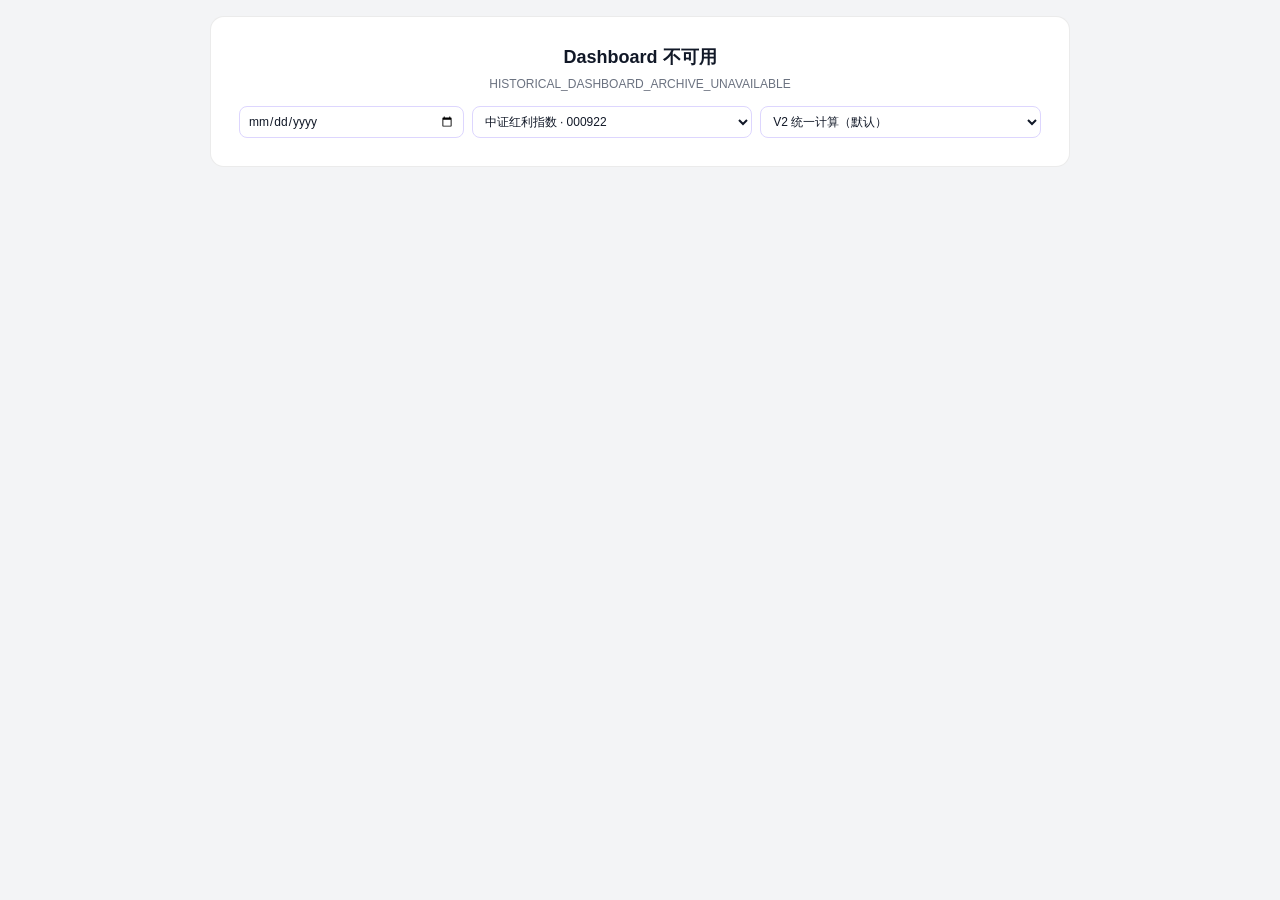
<file: index.html>
<!DOCTYPE html><html lang="zh-CN"><head>
<meta charset="UTF-8"><meta name="viewport" content="width=device-width,initial-scale=1.0">
<title>红利ETF看板 · V2</title>
<link rel="icon" href="data:image/svg+xml,<svg xmlns=%22http://www.w3.org/2000/svg%22 viewBox=%220 0 100 100%22><text y=%22.9em%22 font-size=%2290%22>📊</text></svg>">
<link rel="stylesheet" href="dashboard.css?v=pine-v2-dashboard-visual-polish-v1">
</head><body>
<div id="root"></div>
<script type="module" src="app.js?v=pine-v2-dashboard-visual-polish-v1"></script>
</body></html>
</file>
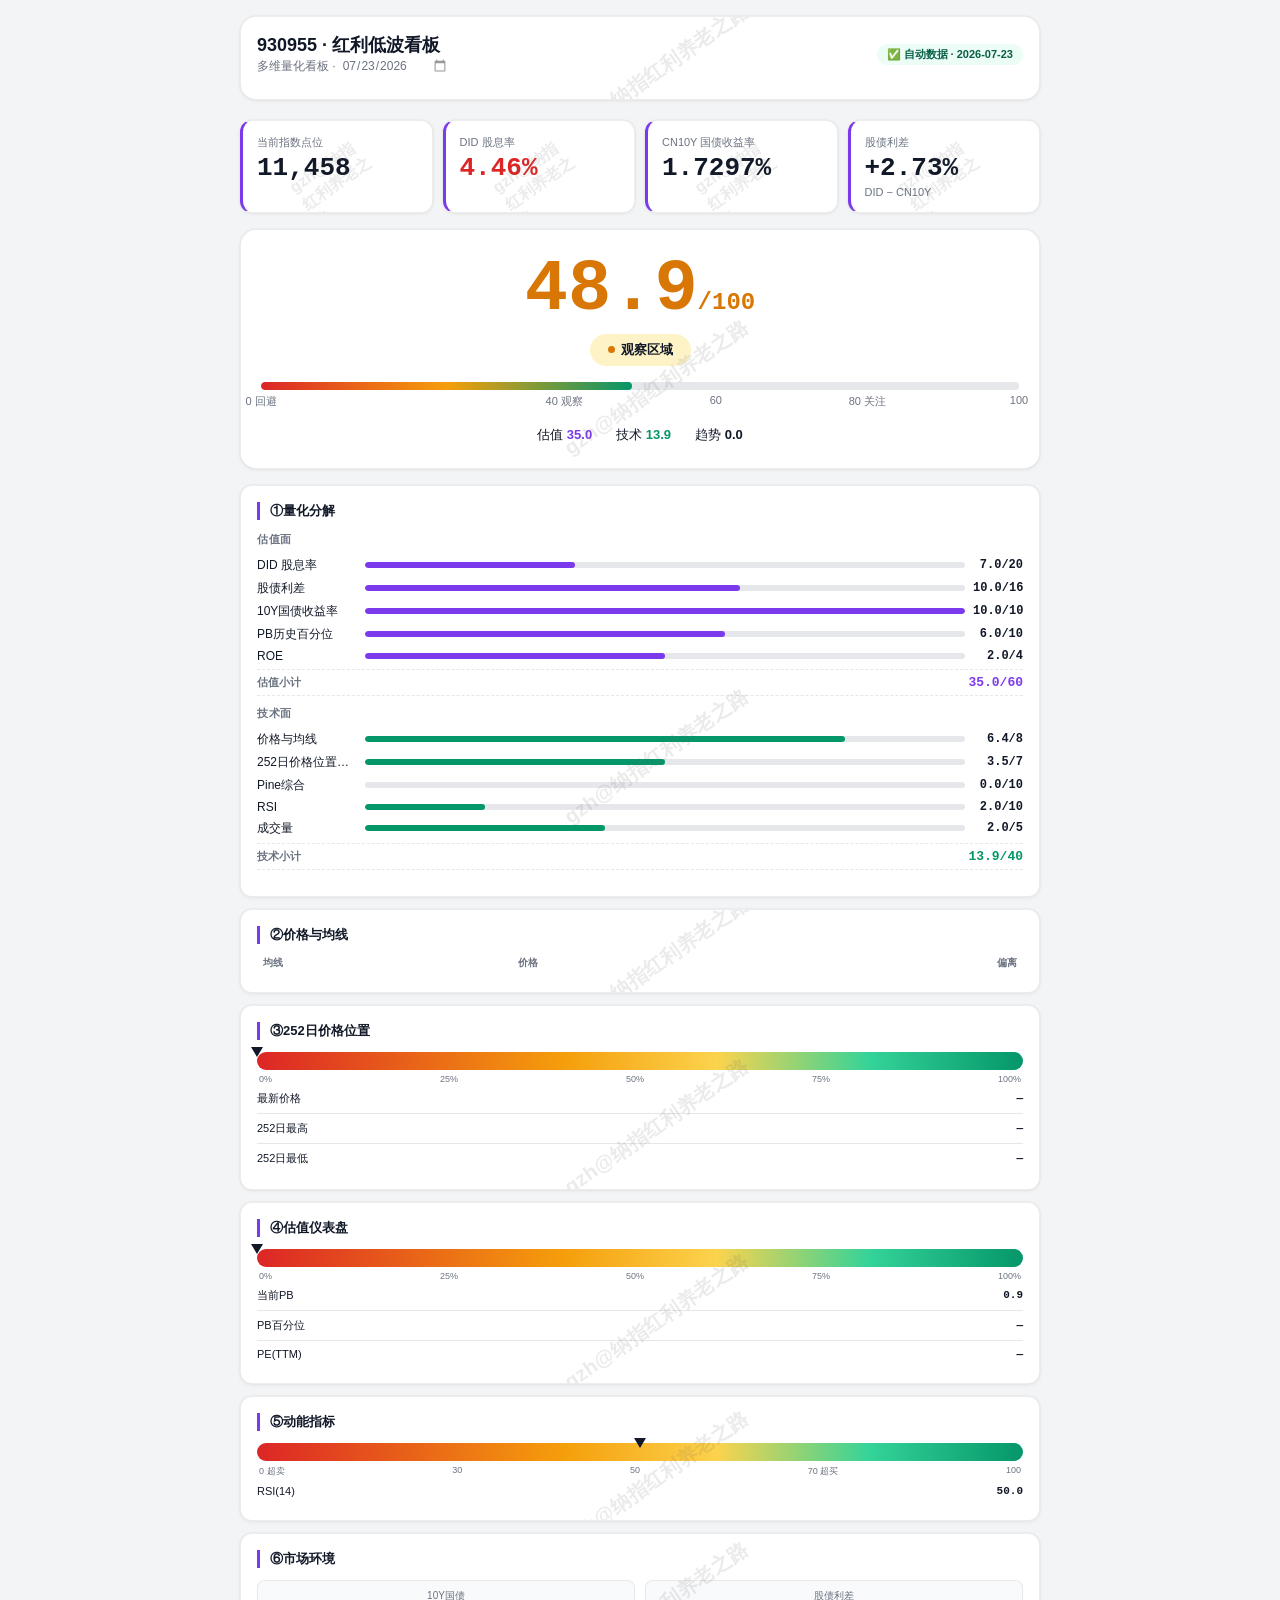
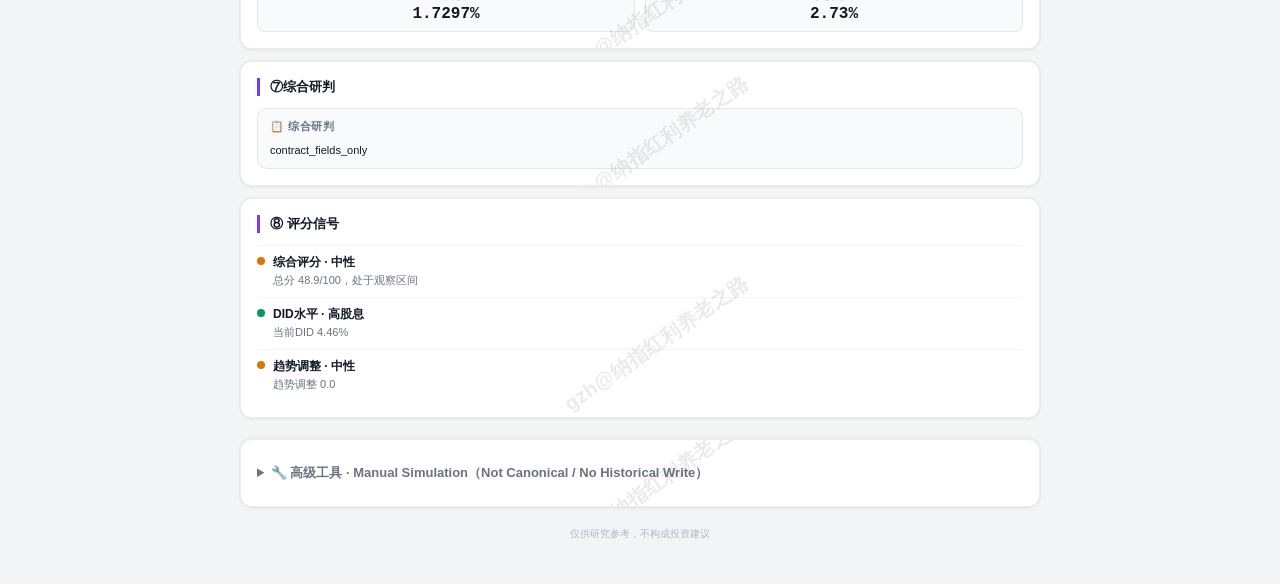
<file: dashboard_930955.html>
<!DOCTYPE html>
<html lang="zh-CN"><head>
<meta charset="UTF-8"><meta name="viewport" content="width=device-width,initial-scale=1.0">
<title>930955 · 红利看板 V2 · 2026-07-23</title>
<style>/* === Legacy UI Fidelity: Dividend ETF Dashboard V2 === */
:root{--bg:#f3f4f6;--card:#fff;--bd:rgba(0,0,0,.07);--red:#dc2626;--green:#059669;--blue:#2563eb;--amber:#d97706;--purple:#7c3aed;--muted:#6b7280;--shadow:0 1px 4px rgba(0,0,0,.06),0 0 0 .5px rgba(0,0,0,.04)}
*,*::before,*::after{box-sizing:border-box;margin:0;padding:0}
img,video,svg,canvas{max-width:100%}
body{font-family:'Inter',-apple-system,sans-serif;background:var(--bg);color:#111827;min-height:100vh;padding:16px;overflow-x:hidden}
#app{max-width:800px;margin:0 auto}
/* Cards */
.card{background:var(--card);border-radius:12px;box-shadow:var(--shadow);border:.5px solid var(--bd);padding:16px;margin-bottom:12px;overflow:hidden;width:100%;box-sizing:border-box;position:relative}
.card::after,.score-hero::after{content:"gzh@纳指红利养老之路";position:absolute;left:52%;top:66%;transform:translate(-50%,-50%) rotate(-35deg);color:rgba(100,100,100,.13);font-size:20px;font-weight:600;line-height:1;letter-spacing:.4px;white-space:nowrap;pointer-events:none;user-select:none}
.card-title{font-size:13px;font-weight:700;margin-bottom:12px;padding-left:10px;border-left:3px solid var(--purple);white-space:nowrap}
/* Header */
.header-bar{display:flex;align-items:center;justify-content:space-between;flex-wrap:wrap;gap:8px;margin-bottom:8px}
.header-left h1{font-size:18px;font-weight:700;margin:0}
.header-left .index-code{font-size:12px;color:var(--muted)}
.header-badge{font-size:11px;font-weight:600;padding:3px 10px;border-radius:20px;white-space:nowrap;background:#fef3c7;color:#92400e}
.header-badge.auto{background:#ecfdf5;color:#065f46}
/* Score Hero */
.score-hero{background:var(--card);border-radius:16px;box-shadow:var(--shadow);border:.5px solid var(--bd);padding:24px 20px;margin-bottom:16px;text-align:center;overflow:hidden;position:relative}
.score-big{font-family:monospace;font-size:72px;font-weight:700;line-height:1}
.verdict-pill{display:inline-flex;align-items:center;gap:6px;margin:8px auto 16px;font-size:13px;font-weight:600;padding:7px 18px;border-radius:20px}
.verdict-dot{width:7px;height:7px;border-radius:50%;flex-shrink:0}
.scale-track{position:relative;height:8px;border-radius:99px;background:#e5e7eb;overflow:hidden;margin-bottom:4px}
.scale-fill{position:absolute;top:0;left:0;height:100%;border-radius:99px;background:linear-gradient(to right,#dc2626,#f59e0b,#059669)}
.scale-labels{position:relative;height:16px;margin-top:2px}
.scale-labels span{position:absolute;font-size:11px;color:var(--muted);font-weight:500;white-space:nowrap;transform:translateX(-50%)}
/* KPI Grid */
.kpi-grid{display:grid;grid-template-columns:repeat(2,1fr);gap:10px;margin-bottom:16px}
.kpi-card{background:var(--card);border-radius:12px;box-shadow:var(--shadow);border:.5px solid var(--bd);padding:14px;border-left:3px solid var(--purple);overflow:hidden;position:relative}
.kpi-card::after{content:"gzh@纳指红利养老之路";position:absolute;left:52%;top:66%;transform:translate(-50%,-50%) rotate(-35deg);color:rgba(100,100,100,.13);font-size:16px;font-weight:600;pointer-events:none;user-select:none}
.kpi-label{font-size:11px;color:var(--muted);font-weight:500;white-space:nowrap;overflow:hidden;text-overflow:ellipsis}
.kpi-value{font-family:monospace;font-size:26px;font-weight:700;line-height:1.1;margin-top:4px;overflow:hidden;text-overflow:ellipsis;white-space:nowrap}
.kpi-sub{font-size:11px;color:var(--muted);margin-top:3px;white-space:nowrap}
/* Score rows */
.dim-label{font-size:11px;font-weight:700;color:var(--muted);margin:4px 0 10px;text-transform:uppercase;letter-spacing:.5px}
.score-row{display:flex;align-items:center;gap:8px;margin-bottom:6px}
.score-row-label{font-size:12px;flex-shrink:0;width:100px;white-space:nowrap;overflow:hidden;text-overflow:ellipsis}
.score-bar-wrap{flex:1;height:6px;background:#e5e7eb;border-radius:99px;overflow:hidden}
.score-bar-fill{height:100%;border-radius:99px}
.score-row-pts{font-family:monospace;font-size:12px;font-weight:700;flex-shrink:0;width:50px;text-align:right;white-space:nowrap}
.subtotal-row{display:flex;justify-content:space-between;align-items:center;padding:5px 0;margin:4px 0 10px;border-top:.5px dashed #e5e7eb;border-bottom:.5px dashed #e5e7eb}
.subtotal-row span:first-child{font-size:11px;font-weight:600;color:var(--muted)}
.subtotal-row span:last-child{font-family:monospace;font-size:13px;font-weight:700}
/* Detail cards */
.gauge-track{position:relative;height:18px;border-radius:99px;background:linear-gradient(to right,#dc2626 0%,#f59e0b 40%,#fcd34d 60%,#34d399 80%,#059669 100%);margin-bottom:4px}
.gauge-ptr{position:absolute;top:-5px;transform:translateX(-50%);width:0;height:0;border-left:6px solid transparent;border-right:6px solid transparent;border-top:10px solid #111827}
.gauge-labels{display:flex;justify-content:space-between;font-size:9px;color:var(--muted);font-weight:500;padding:0 2px}
.pp252-row{display:flex;justify-content:space-between;align-items:center;padding:7px 0;border-bottom:.5px solid #e5e7eb;font-size:11px}
.pp252-row:last-child{border-bottom:none}
.pp252-value{font-family:monospace;font-weight:700}
.ma-table{width:100%;border-collapse:collapse;table-layout:fixed}
.ma-table th{font-size:10px;color:var(--muted);font-weight:600;text-align:left;padding:0 6px 6px}
.ma-table th:last-child{text-align:right}
.ma-table td:last-child{text-align:right}
.ma-table td{font-size:12px;padding:5px 6px;border-top:.5px solid #f3f4f6;overflow:hidden;text-overflow:ellipsis}
.tag-below{background:#fee2e2;color:#991b1b;padding:1px 6px;border-radius:4px;font-size:10px;font-weight:600}
.tag-above{background:#d1fae5;color:#065f46;padding:1px 6px;border-radius:4px;font-size:10px;font-weight:600}
.ind-row{display:flex;align-items:flex-start;gap:8px;padding:8px 0;border-top:.5px solid #f3f4f6}
.ind-row:first-child{border-top:none;padding-top:0}
.ind-dot{width:8px;height:8px;border-radius:50%;flex-shrink:0;margin-top:3px}
.ind-dot.red{background:var(--red)}.ind-dot.green{background:var(--green)}.ind-dot.amber{background:var(--amber)}
.ind-content h4{font-size:12px;font-weight:600;word-break:break-word}
.ind-content p{font-size:11px;color:var(--muted);margin-top:2px;line-height:1.45;word-break:break-word}
.analyst-block{background:#f9fafb;border-radius:10px;padding:10px 12px;border:.5px solid var(--bd);margin-top:8px}
.analyst-block h4{font-size:11px;font-weight:700;color:var(--muted);margin-bottom:6px;text-transform:uppercase;letter-spacing:.5px}
.analyst-item{display:flex;gap:8px;align-items:flex-start;margin-bottom:5px}
.analyst-item:last-child{margin-bottom:0}
.analyst-dot{width:7px;height:7px;border-radius:50%;flex-shrink:0;margin-top:4px}
.analyst-dot.green{background:#059669}.analyst-dot.red{background:#dc2626}.analyst-dot.gray{background:var(--muted)}
.analyst-item p{font-size:11px;color:#111827;line-height:1.5}
/* Badges */
.bg-green{background:#d1fae5;color:#065f46}.bg-amber{background:#fef3c7;color:#92400e}.bg-red{background:#fee2e2;color:#991b1b}.bg-blue{background:#dbeafe;color:#1e40af}.bg-gray{background:#f3f4f6;color:#6b7280}.bg-purple{background:#ede9fe;color:#5b21b6;border:1px solid #c4b5fd}
/* Spread & warn */
.spread-box{background:#f9fafb;border-radius:8px;padding:8px;border:.5px solid var(--bd);text-align:center}
.spread-box-label{font-size:10px;color:var(--muted)}
.spread-box-val{font-family:monospace;font-size:16px;font-weight:700;margin-top:2px}
.warn-box{background:#fff7ed;border:.5px solid #fed7aa;border-radius:8px;padding:8px 12px;margin-top:10px;font-size:11px;color:#92400e}
/* Manual Simulation - collapsed bottom */
.manual-section{margin-top:20px;border-top:2px solid var(--bd);padding-top:16px}
.manual-section summary{font-size:13px;font-weight:700;color:var(--muted);cursor:pointer;padding:8px 0;user-select:none}
.manual-section .entry-field{display:flex;flex-direction:column;gap:4px;margin-bottom:8px;min-width:0}
.manual-section label{font-size:11px;font-weight:600;color:var(--muted)}
.manual-section input,.manual-section select{font-family:monospace;font-size:13px;padding:7px 10px;border:1px solid #e5e7eb;border-radius:8px;background:#f9fafb;color:#111827;outline:none;width:100%;min-width:0;box-sizing:border-box}
.manual-section input:focus,.manual-section select:focus{border-color:var(--purple);box-shadow:0 0 0 2px rgba(124,58,237,.1);background:#fff}
.btn-row{display:flex;flex-direction:row;flex-wrap:nowrap;gap:8px;margin-top:12px;width:100%}
.btn-calc{flex:2;min-width:0;padding:10px;background:#059669;color:#fff;border:none;border-radius:10px;font-size:13px;font-weight:700;cursor:pointer;white-space:nowrap}
.btn-fill{flex:2;min-width:0;padding:10px;background:var(--purple);color:#fff;border:none;border-radius:10px;font-size:13px;font-weight:700;cursor:pointer}
.btn-clear{flex:1;min-width:0;padding:10px;background:#f3f4f6;color:var(--muted);border:1px solid #e5e7eb;border-radius:10px;font-size:13px;font-weight:600;cursor:pointer;white-space:nowrap}
.calc-result{display:none;margin-top:10px;padding:10px 12px;background:#f0fdf4;border:.5px solid #bbf7d0;border-radius:10px;font-size:11px;color:#065f46}
/* History */
.hist-btn{padding:7px 12px;border:none;border-radius:8px;font-size:12px;font-weight:600;cursor:pointer;white-space:nowrap}
.date-input{font-family:'Inter',sans-serif;font-size:12px;color:var(--muted);background:transparent;border:none;outline:none;cursor:pointer}
.date-input::-webkit-calendar-picker-indicator{opacity:.4;cursor:pointer;width:14px;height:14px;margin-left:2px}
/* Error / Loading */
.error-card{background:#fff7ed;border:1px solid #fed7aa;border-radius:12px;padding:24px;text-align:center}
.error-card h3{color:#92400e;margin-bottom:8px}
.error-card p{color:var(--muted);font-size:13px}
.loader{text-align:center;padding:40px;color:var(--muted)}
/* Score colors */
.score-red{color:var(--red)}.score-green{color:var(--green)}.score-amber{color:var(--amber)}
@media(min-width:480px){.kpi-grid{grid-template-columns:repeat(4,1fr)}}
/* Responsive */
@media(max-width:479px){body{padding:10px}.card::after,.score-hero::after{font-size:15px}.kpi-value{font-size:22px}.score-big{font-size:52px}.btn-row{display:grid;grid-template-columns:minmax(0,1fr) minmax(0,1fr)}.btn-row .btn-fill,.btn-row .btn-calc{min-height:44px}.btn-row .btn-clear{grid-column:1/-1;min-height:40px}}
</style>
</head><body>
<div id="app"><div class="card" style="border-radius:16px;margin-bottom:20px"><div class="header-bar"><div class="header-left"><h1>930955 · 红利低波看板</h1><div style="display:flex;align-items:center;gap:6px"><span class="index-code">多维量化看板 ·</span><input type="date" class="date-input" value="2026-07-23"/></div></div><span class="header-badge auto">✅ 自动数据 · 2026-07-23</span></div></div><div class="kpi-grid"><div class="kpi-card"><div class="kpi-label">当前指数点位</div><div class="kpi-value">11,458</div></div><div class="kpi-card"><div class="kpi-label">DID 股息率</div><div class="kpi-value" style="color:var(--red)">4.46%</div></div><div class="kpi-card"><div class="kpi-label">CN10Y 国债收益率</div><div class="kpi-value">1.7297%</div></div><div class="kpi-card"><div class="kpi-label">股债利差</div><div class="kpi-value">+2.73%</div><div class="kpi-sub">DID − CN10Y</div></div></div><div class="score-hero"><div class="score-big score-amber">48.9<span style="font-size:24px">/100</span></div><div class="verdict-pill" style="background:#fef3c7"><span class="verdict-dot" style="background:var(--amber)"></span>观察区域</div><div class="scale-track"><div class="scale-fill" style="width:48.9%"></div></div><div class="scale-labels"><span style="left:0">0 回避</span><span style="left:40%">40 观察</span><span style="left:60%">60</span><span style="left:80%">80 关注</span><span style="left:100%">100</span></div><div style="margin-top:16px;display:flex;justify-content:center;gap:24px;font-size:13px"><span>估值 <b style="color:var(--purple)">35.0</b></span><span>技术 <b style="color:var(--green)">13.9</b></span><span>趋势 <b>0.0</b></span></div></div><div class="card"><div class="card-title">①量化分解</div><div class="dim-label">估值面</div><div class="score-row"><span class="score-row-label">DID 股息率</span><div class="score-bar-wrap"><div class="score-bar-fill" style="width:35.0%;background:#7c3aed"></div></div><span class="score-row-pts">7.0/20</span></div><div class="score-row"><span class="score-row-label">股债利差</span><div class="score-bar-wrap"><div class="score-bar-fill" style="width:62.5%;background:#7c3aed"></div></div><span class="score-row-pts">10.0/16</span></div><div class="score-row"><span class="score-row-label">10Y国债收益率</span><div class="score-bar-wrap"><div class="score-bar-fill" style="width:100.0%;background:#7c3aed"></div></div><span class="score-row-pts">10.0/10</span></div><div class="score-row"><span class="score-row-label">PB历史百分位</span><div class="score-bar-wrap"><div class="score-bar-fill" style="width:60.0%;background:#7c3aed"></div></div><span class="score-row-pts">6.0/10</span></div><div class="score-row"><span class="score-row-label">ROE</span><div class="score-bar-wrap"><div class="score-bar-fill" style="width:50.0%;background:#7c3aed"></div></div><span class="score-row-pts">2.0/4</span></div><div class="subtotal-row"><span>估值小计</span><span style="color:var(--purple)">35.0/60</span></div><div class="dim-label">技术面</div><div class="score-row"><span class="score-row-label">价格与均线</span><div class="score-bar-wrap"><div class="score-bar-fill" style="width:80.0%;background:#059669"></div></div><span class="score-row-pts">6.4/8</span></div><div class="score-row"><span class="score-row-label">252日价格位置百分位</span><div class="score-bar-wrap"><div class="score-bar-fill" style="width:50.0%;background:#059669"></div></div><span class="score-row-pts">3.5/7</span></div><div class="score-row"><span class="score-row-label">Pine综合</span><div class="score-bar-wrap"><div class="score-bar-fill" style="width:0.0%;background:#059669"></div></div><span class="score-row-pts">0.0/10</span></div><div class="score-row"><span class="score-row-label">RSI</span><div class="score-bar-wrap"><div class="score-bar-fill" style="width:20.0%;background:#059669"></div></div><span class="score-row-pts">2.0/10</span></div><div class="score-row"><span class="score-row-label">成交量</span><div class="score-bar-wrap"><div class="score-bar-fill" style="width:40.0%;background:#059669"></div></div><span class="score-row-pts">2.0/5</span></div><div class="subtotal-row"><span>技术小计</span><span style="color:var(--green)">13.9/40</span></div></div><div class="card"><div class="card-title">②价格与均线</div><table class="ma-table"><tr><th>均线</th><th>价格</th><th>偏离</th></tr></table></div><div class="card"><div class="card-title">③252日价格位置</div><div class="gauge-track"><div class="gauge-ptr" style="left:0%"></div></div><div class="gauge-labels"><span>0%</span><span>25%</span><span>50%</span><span>75%</span><span>100%</span></div><div class="pp252-row"><span>最新价格</span><span class="pp252-value">—</span></div><div class="pp252-row"><span>252日最高</span><span class="pp252-value">—</span></div><div class="pp252-row"><span>252日最低</span><span class="pp252-value">—</span></div></div><div class="card"><div class="card-title">④估值仪表盘</div><div class="gauge-track"><div class="gauge-ptr" style="left:0%"></div></div><div class="gauge-labels"><span>0%</span><span>25%</span><span>50%</span><span>75%</span><span>100%</span></div><div class="pp252-row"><span>当前PB</span><span class="pp252-value">0.9</span></div><div class="pp252-row"><span>PB百分位</span><span class="pp252-value">—</span></div><div class="pp252-row"><span>PE(TTM)</span><span class="pp252-value">—</span></div></div><div class="card"><div class="card-title">⑤动能指标</div><div class="gauge-track"><div class="gauge-ptr" style="left:50.0%"></div></div><div class="gauge-labels"><span>0 超卖</span><span>30</span><span>50</span><span>70 超买</span><span>100</span></div><div class="pp252-row"><span>RSI(14)</span><span class="pp252-value">50.0</span></div></div><div class="card"><div class="card-title">⑥市场环境</div><div style="display:flex;gap:10px"><div class="spread-box" style="flex:1"><div class="spread-box-label">10Y国债</div><div class="spread-box-val">1.7297%</div></div><div class="spread-box" style="flex:1"><div class="spread-box-label">股债利差</div><div class="spread-box-val">2.73%</div></div></div></div><div class="card"><div class="card-title">⑦综合研判</div><div class="analyst-block"><h4>📋 综合研判</h4><p style="font-size:11px;color:#111827;line-height:1.5;margin-top:8px">contract_fields_only</p></div></div><div class="card"><div class="card-title">⑧ 评分信号</div><div class="ind-row"><div class="ind-dot amber"></div><div class="ind-content"><h4>综合评分 · 中性</h4><p>总分 48.9/100，处于观察区间</p></div></div><div class="ind-row"><div class="ind-dot green"></div><div class="ind-content"><h4>DID水平 · 高股息</h4><p>当前DID 4.46%</p></div></div><div class="ind-row"><div class="ind-dot amber"></div><div class="ind-content"><h4>趋势调整 · 中性</h4><p>趋势调整 0.0</p></div></div></div><details class="manual-section card"><summary>🔧 高级工具 · Manual Simulation（Not Canonical / No Historical Write）</summary><div style="font-size:11px;color:var(--muted);margin-bottom:12px">⚠️ 此区域为独立仿真工具，不连接正式评分引擎。</div></details></div>
<div style="text-align:center;font-size:10px;color:#b0b7c3;margin-top:8px;margin-bottom:16px;padding:8px 16px">仅供研究参考，不构成投资建议</div>
</body></html>
</file>
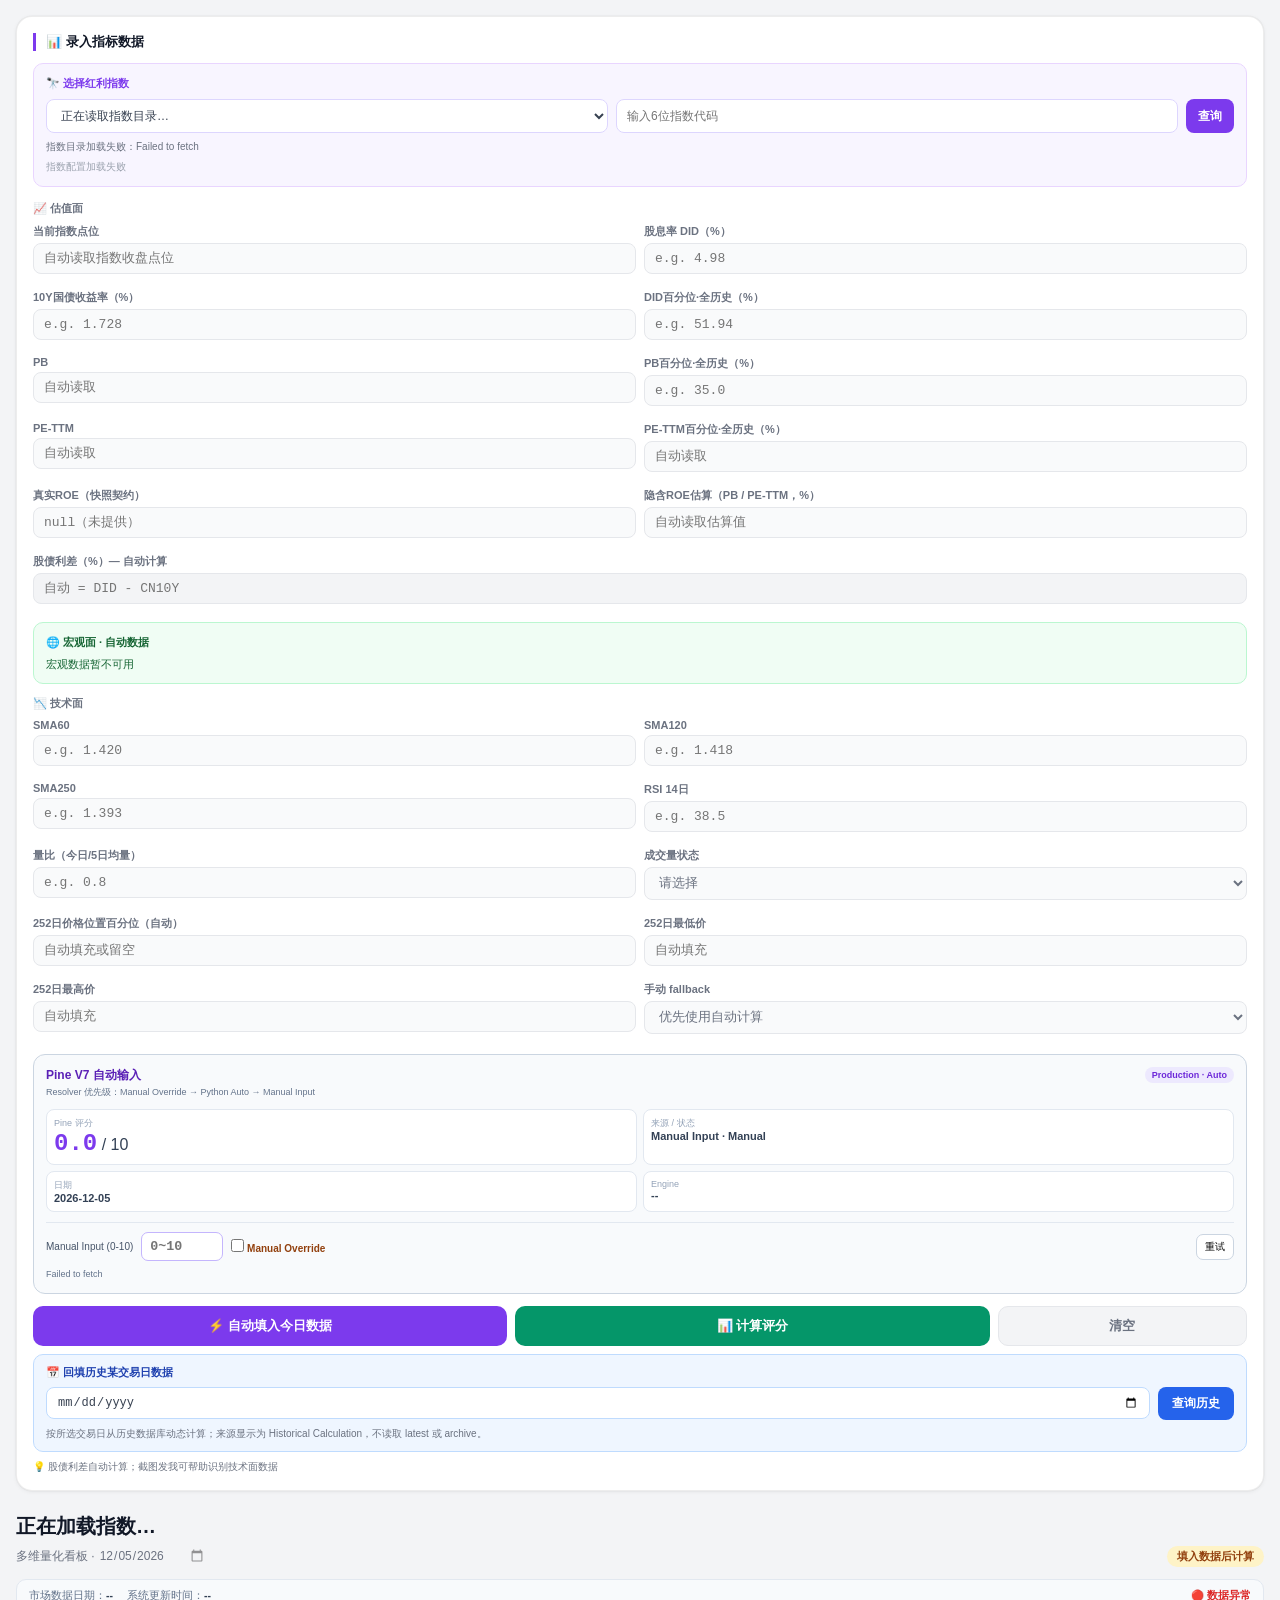
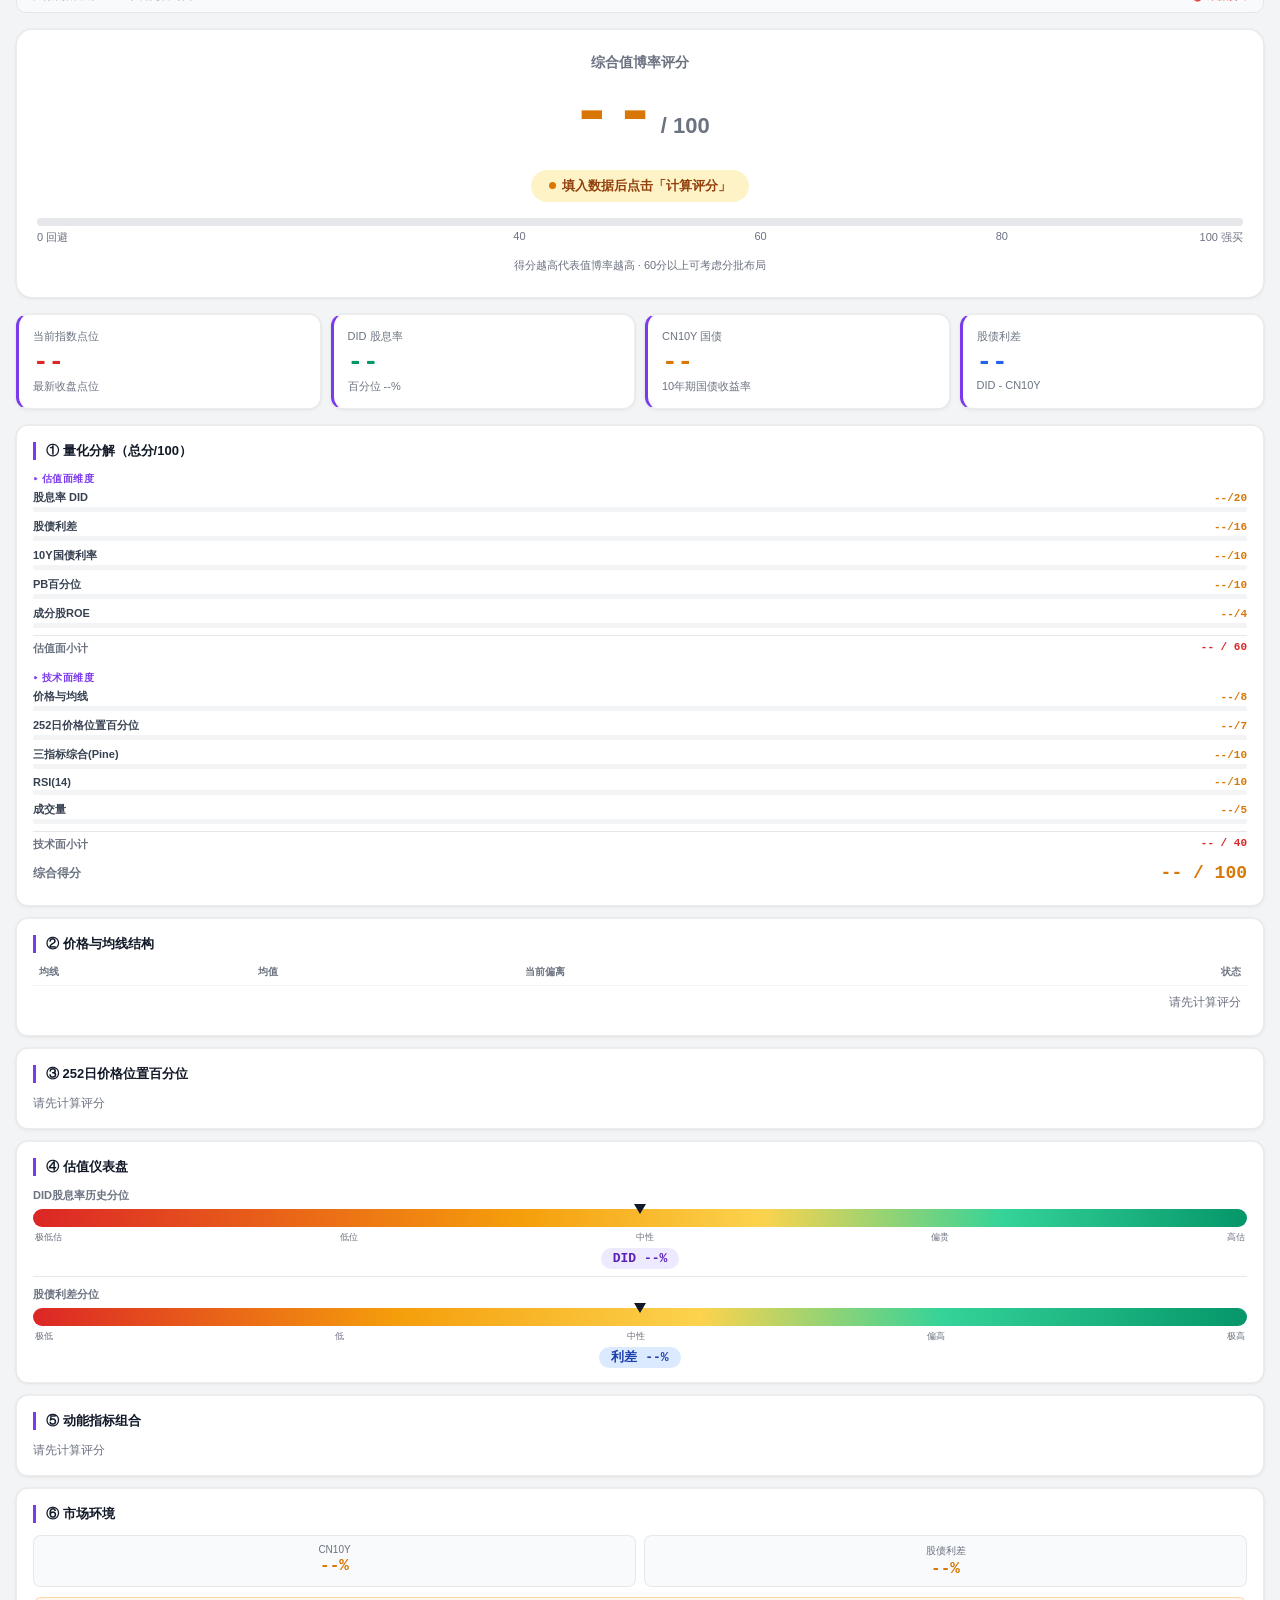
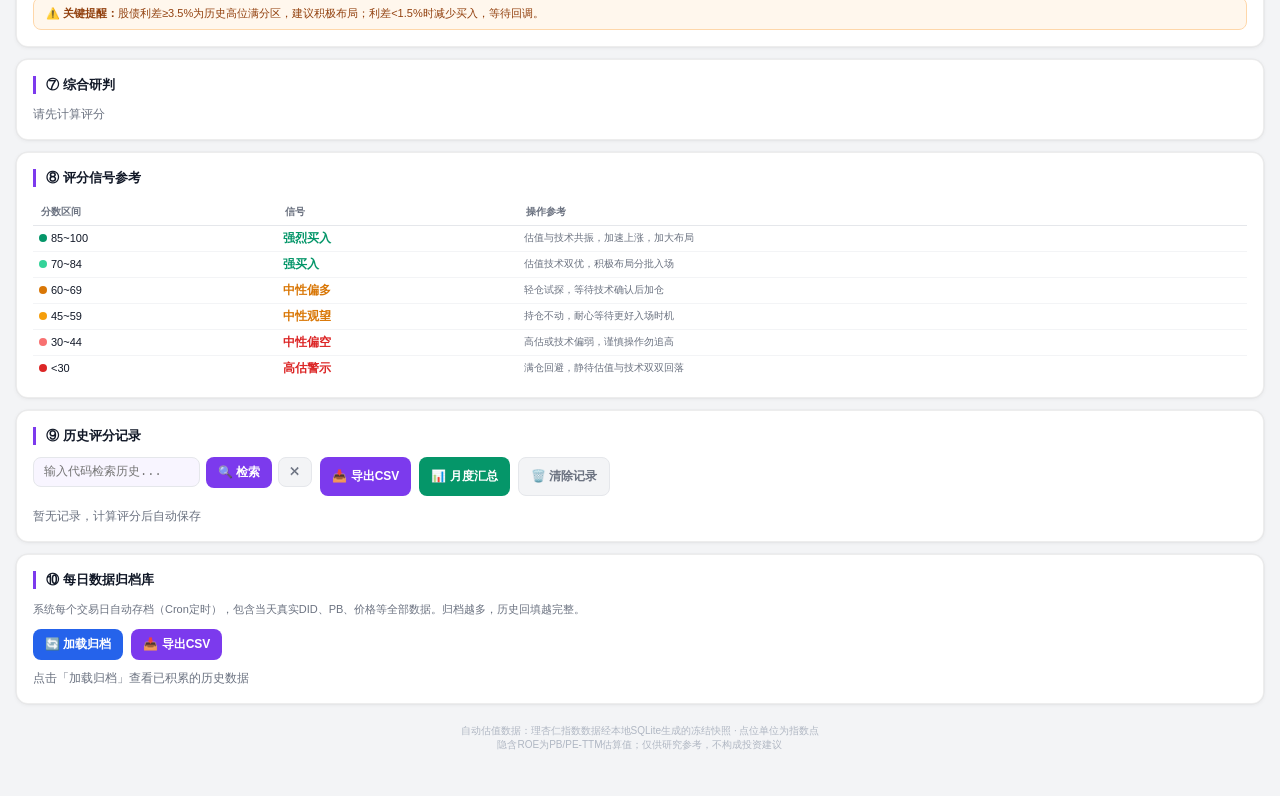
<file: HTML_index_rollback.html>
<!DOCTYPE html>
<html lang="zh-CN" style="overflow-x:hidden">
<head>
<meta charset="UTF-8">
<meta name="viewport" content="width=device-width,initial-scale=1">
<title>红利ETF看板 · V1.3 Production</title>
<style>
*,*::before,*::after{box-sizing:border-box;margin:0;padding:0}
img,video,svg,canvas{max-width:100%}
:root{--bg:#f3f4f6;--card:#fff;--bd:rgba(0,0,0,.07);--red:#dc2626;--green:#059669;--blue:#2563eb;--amber:#d97706;--purple:#7c3aed;--muted:#6b7280;--shadow:0 1px 4px rgba(0,0,0,.06),0 0 0 .5px rgba(0,0,0,.04)}
body{font-family:'Inter',-apple-system,sans-serif;background:var(--bg);color:#111827;min-height:100vh;padding:16px;overflow-x:hidden}
.card{background:var(--card);border-radius:12px;box-shadow:var(--shadow);border:.5px solid var(--bd);padding:16px;margin-bottom:12px;overflow:hidden;width:100%;box-sizing:border-box}
.card-title{font-size:13px;font-weight:700;margin-bottom:12px;padding-left:10px;border-left:3px solid var(--purple);white-space:nowrap}
.score-hero{background:var(--card);border-radius:16px;box-shadow:var(--shadow);border:.5px solid var(--bd);padding:24px 20px;margin-bottom:16px;text-align:center}
.score-big{font-family:monospace;font-size:72px;font-weight:700;line-height:1}
.verdict-pill{display:inline-flex;align-items:center;gap:6px;margin:8px auto 16px;font-size:13px;font-weight:600;padding:7px 18px;border-radius:20px}
.verdict-dot{width:7px;height:7px;border-radius:50%;flex-shrink:0}
.scale-track{position:relative;height:8px;border-radius:99px;background:#e5e7eb;overflow:hidden;margin-bottom:4px}
.scale-fill{position:absolute;top:0;left:0;height:100%;border-radius:99px;background:linear-gradient(to right,#dc2626,#f59e0b,#059669)}
.scale-labels{position:relative;height:16px;margin-top:2px}
.scale-labels span{position:absolute;font-size:11px;color:var(--muted);font-weight:500;white-space:nowrap;transform:translateX(-50%)}
.scale-labels span:first-child{transform:translateX(0)}
.scale-labels span:last-child{transform:translateX(-100%)}
.kpi-grid{display:grid;grid-template-columns:repeat(2,1fr);gap:10px;margin-bottom:16px}
.kpi-card{background:var(--card);border-radius:12px;box-shadow:var(--shadow);border:.5px solid var(--bd);padding:14px;border-left:3px solid var(--purple);overflow:hidden}
.kpi-label{font-size:11px;color:var(--muted);font-weight:500;white-space:nowrap;overflow:hidden;text-overflow:ellipsis}
.kpi-value{font-family:monospace;font-size:26px;font-weight:700;line-height:1.1;margin-top:4px;overflow:hidden;text-overflow:ellipsis;white-space:nowrap}
.kpi-sub{font-size:11px;color:var(--muted);margin-top:3px;white-space:nowrap}
.dim-label{font-size:11px;font-weight:700;color:var(--muted);margin:4px 0 10px;text-transform:uppercase;letter-spacing:.5px}
.score-row{display:flex;align-items:center;gap:8px;margin-bottom:6px}
.score-row-label{font-size:12px;flex-shrink:0;width:100px;white-space:nowrap;overflow:hidden;text-overflow:ellipsis}
.score-bar-wrap{flex:1;height:6px;background:#e5e7eb;border-radius:99px;overflow:hidden}
.score-bar-fill{height:100%;border-radius:99px}
.score-row-pts{font-family:monospace;font-size:12px;font-weight:700;flex-shrink:0;width:50px;text-align:right;white-space:nowrap}
.subtotal-row{display:flex;justify-content:space-between;align-items:center;padding:5px 0;margin:4px 0 10px;border-top:.5px dashed #e5e7eb;border-bottom:.5px dashed #e5e7eb}
.subtotal-row span:first-child{font-size:11px;font-weight:600;color:var(--muted)}
.subtotal-row span:last-child{font-family:monospace;font-size:13px;font-weight:700}
.gauge-track{position:relative;height:18px;border-radius:99px;background:linear-gradient(to right,#dc2626 0%,#f59e0b 40%,#fcd34d 60%,#34d399 80%,#059669 100%);margin-bottom:4px}
.gauge-ptr{position:absolute;top:-5px;transform:translateX(-50%);width:0;height:0;border-left:6px solid transparent;border-right:6px solid transparent;border-top:10px solid #111827}
.gauge-labels{display:flex;justify-content:space-between;font-size:9px;color:var(--muted);font-weight:500;padding:0 2px}
.pp252-row{display:flex;justify-content:space-between;align-items:center;padding:7px 0;border-bottom:.5px solid #e5e7eb;font-size:11px}
.pp252-row:last-child{border-bottom:none}.pp252-value{font-family:monospace;font-weight:700}
.bg-green{background:#d1fae5;color:#065f46}.bg-amber{background:#fef3c7;color:#92400e}.bg-red{background:#fee2e2;color:#991b1b}.bg-blue{background:#dbeafe;color:#1e40af}.bg-gray{background:#f3f4f6;color:#6b7280}.bg-purple{background:#ede9fe;color:#5b21b6;border:1px solid #c4b5fd}
.ma-table{width:100%;border-collapse:collapse;table-layout:fixed}
.ma-table th{font-size:10px;color:var(--muted);font-weight:600;text-align:left;padding:0 6px 6px}.ma-table th:last-child{text-align:right}.ma-table td:last-child{text-align:right}
.ma-table td{font-size:12px;padding:5px 6px;border-top:.5px solid #f3f4f6;overflow:hidden;text-overflow:ellipsis}
.tag-below{background:#fee2e2;color:#991b1b;padding:1px 6px;border-radius:4px;font-size:10px;font-weight:600}
.tag-above{background:#d1fae5;color:#065f46;padding:1px 6px;border-radius:4px;font-size:10px;font-weight:600}
.ind-row{display:flex;align-items:flex-start;gap:8px;padding:8px 0;border-top:.5px solid #f3f4f6}
.ind-row:first-child{border-top:none;padding-top:0}
.ind-dot{width:8px;height:8px;border-radius:50%;flex-shrink:0;margin-top:3px}
.ind-dot.red{background:var(--red)}.ind-dot.green{background:var(--green)}.ind-dot.amber{background:var(--amber)}
.ind-content h4{font-size:12px;font-weight:600;word-break:break-word}
.ind-content p{font-size:11px;color:var(--muted);margin-top:2px;line-height:1.45;word-break:break-word}
.analyst-block{background:#f9fafb;border-radius:10px;padding:10px 12px;border:.5px solid var(--bd);margin-top:8px}
.analyst-block h4{font-size:11px;font-weight:700;color:var(--muted);margin-bottom:6px;text-transform:uppercase;letter-spacing:.5px}
.analyst-item{display:flex;gap:8px;align-items:flex-start;margin-bottom:5px}
.analyst-item:last-child{margin-bottom:0}
.analyst-dot{width:7px;height:7px;border-radius:50%;flex-shrink:0;margin-top:4px}
.analyst-dot.green{background:#059669}.analyst-dot.red{background:#dc2626}.analyst-dot.gray{background:var(--muted)}
.analyst-item p{font-size:11px;color:#111827;line-height:1.5}
.entry-field{display:flex;flex-direction:column;gap:4px;margin-bottom:8px;min-width:0}
.entry-field label{font-size:11px;font-weight:600;color:var(--muted);white-space:nowrap;overflow:hidden;text-overflow:ellipsis}
.entry-field input,.entry-field select{font-family:monospace;font-size:13px;padding:7px 10px;border:1px solid #e5e7eb;border-radius:8px;background:#f9fafb;color:#111827;outline:none;width:100%;min-width:0;box-sizing:border-box}
.entry-field input:focus,.entry-field select:focus{border-color:var(--purple);box-shadow:0 0 0 2px rgba(124,58,237,.1);background:#fff}
.entry-field select{color:var(--muted)}.entry-field select.sel{color:#111827}
.entry-grid{display:grid;grid-template-columns:repeat(2,1fr);gap:8px;width:100%}
.btn-row{display:flex;flex-direction:row;flex-wrap:nowrap;gap:8px;margin-top:12px;width:100%}
.btn-calc{flex:2;min-width:0;padding:10px;background:#059669;color:#fff;border:none;border-radius:10px;font-size:13px;font-weight:700;cursor:pointer;white-space:nowrap}
.btn-fill{flex:2;min-width:0;padding:10px;background:var(--purple);color:#fff;border:none;border-radius:10px;font-size:13px;font-weight:700;cursor:pointer;white-space:normal;overflow:hidden;text-overflow:ellipsis;overflow-wrap:anywhere;line-height:1.25}
.btn-clear{flex:1;min-width:0;padding:10px;background:#f3f4f6;color:var(--muted);border:1px solid #e5e7eb;border-radius:10px;font-size:13px;font-weight:600;cursor:pointer;white-space:nowrap}
.calc-result{display:none;margin-top:10px;padding:10px 12px;background:#f0fdf4;border:.5px solid #bbf7d0;border-radius:10px;font-size:11px;color:#065f46}
.calc-result.show{display:block}
.spread-box{background:#f9fafb;border-radius:8px;padding:8px;border:.5px solid var(--bd);text-align:center}
.spread-box-label{font-size:10px;color:var(--muted)}
.spread-box-val{font-family:monospace;font-size:16px;font-weight:700;margin-top:2px}
.warn-box{background:#fff7ed;border:.5px solid #fed7aa;border-radius:8px;padding:8px 12px;margin-top:10px;font-size:11px;color:#92400e}
.hist-btn{padding:7px 12px;border:none;border-radius:8px;font-size:12px;font-weight:600;cursor:pointer;white-space:nowrap}
.date-input{font-family:'Inter',sans-serif;font-size:12px;color:var(--muted);background:transparent;border:none;outline:none;cursor:pointer}
.date-input::-webkit-calendar-picker-indicator{opacity:.4;cursor:pointer;width:14px;height:14px;margin-left:2px}
.header-badge{font-size:11px;font-weight:600;padding:3px 10px;border-radius:20px;white-space:nowrap;background:#fef3c7;color:#92400e}
.index-selector-controls{display:grid;grid-template-columns:minmax(0,1fr) minmax(0,1fr) auto;gap:8px;width:100%}
.index-selector-controls select,.index-selector-controls input{min-width:0;width:100%;padding:8px 10px;border:1px solid #ddd6fe;border-radius:8px;background:#fff;font-size:12px;color:#374151;outline:none}
.index-selector-controls button{padding:8px 12px;border:0;border-radius:8px;background:#7c3aed;color:#fff;font-size:12px;font-weight:700;cursor:pointer;white-space:nowrap}
@media(min-width:480px){.kpi-grid{grid-template-columns:repeat(4,1fr)}}
@media(max-width:479px){body{padding:10px}.btn-row{display:grid;grid-template-columns:minmax(0,1fr) minmax(0,1fr)}.btn-row .btn-fill,.btn-row .btn-calc{min-height:44px;white-space:normal;overflow:hidden;overflow-wrap:anywhere;line-height:1.25}.btn-row .btn-clear{grid-column:1/-1;min-height:40px}.index-selector-controls{grid-template-columns:minmax(0,1fr)}.index-selector-controls button{min-height:40px}}
</style>
<link rel="stylesheet" href="https://zq609256057-bot.github.io/Dividend-ETF/pine_auto_candidate.css">
<script src="index_management.js"></script>
<script src="https://zq609256057-bot.github.io/Dividend-ETF/dashboard_v11_core.js"></script>
</head>
<body>

<!-- 录入 -->
<div class="card" style="border-radius:16px;margin-bottom:20px">
<div class="card-title">📊 录入指标数据</div>

<!-- 指数选择器 -->
<div style="margin-bottom:14px;padding:12px;background:#f8f5ff;border:.5px solid #e9d5ff;border-radius:10px;width:100%;box-sizing:border-box">
<div style="font-size:11px;font-weight:700;color:#7c3aed;margin-bottom:8px">🔭 选择红利指数</div>
<div class="index-selector-controls">
<select id="index-selector" aria-label="已接入指数"><option value="">正在读取指数目录…</option></select>
<input id="index-code-search" inputmode="numeric" maxlength="6" autocomplete="off" placeholder="输入6位指数代码" aria-label="指数代码搜索">
<button id="index-search-button" type="button">查询</button>
</div>
<div id="index-search-status" role="status" aria-live="polite" style="font-size:10px;color:#6b7280;margin-top:7px"></div>
<div id="selected-index-label" style="font-size:10px;color:#9ca3af;margin-top:6px">正在加载指数配置…</div>
</div>

<div style="font-size:11px;font-weight:700;color:var(--muted);margin-bottom:8px;text-transform:uppercase">📈 估值面</div>
<div class="entry-grid">
<div class="entry-field"><label>当前指数点位</label><input type="number" id="e_price" placeholder="自动读取指数收盘点位" step="0.01"></div>
<div class="entry-field"><label>股息率 DID（%）</label><input type="number" id="e_did" placeholder="e.g. 4.98" step="0.01"></div>
<div class="entry-field"><label>10Y国债收益率（%）</label><input type="number" id="e_cn10y" placeholder="e.g. 1.728" step="0.001"></div>
<div class="entry-field"><label>DID百分位·全历史（%）</label><input type="number" id="e_did_pct" placeholder="e.g. 51.94" step="0.1"></div>
<div class="entry-field"><label>PB</label><input type="number" id="e_pb" placeholder="自动读取" step="0.001" readonly></div>
<div class="entry-field"><label>PB百分位·全历史（%）</label><input type="number" id="e_pb_pct" placeholder="e.g. 35.0" step="0.1"></div>
<div class="entry-field"><label>PE-TTM</label><input type="number" id="e_pe_ttm" placeholder="自动读取" step="0.001" readonly></div>
<div class="entry-field"><label>PE-TTM百分位·全历史（%）</label><input type="number" id="e_pe_ttm_pct" placeholder="自动读取" step="0.1" readonly></div>
<div class="entry-field"><label>真实ROE（快照契约）</label><input type="number" id="e_roe_actual" placeholder="null（未提供）" readonly></div>
<div class="entry-field"><label>隐含ROE估算（PB / PE-TTM，%）</label><input type="number" id="e_roe" placeholder="自动读取估算值" step="0.1"></div>
<div class="entry-field" style="grid-column:span 2"><label>股债利差（%）— 自动计算</label><input type="number" id="e_spread" placeholder="自动 = DID - CN10Y" readonly style="background:#f3f4f6;color:var(--muted)"></div>
</div>
<div id="macro-panel" style="margin-top:10px;padding:10px 12px;background:#f0fdf4;border:.5px solid #bbf7d0;border-radius:10px;font-size:11px;line-height:1.65;color:#166534">
<div style="font-weight:700;margin-bottom:4px">🌐 宏观面 · 自动数据</div>
<div id="macro-status">宏观数据暂不可用</div>
</div>
<div style="font-size:11px;font-weight:700;color:var(--muted);margin:12px 0 8px;text-transform:uppercase">📉 技术面</div>
<div class="entry-grid">
<div class="entry-field"><label>SMA60</label><input type="number" id="e_sma60" placeholder="e.g. 1.420" step="0.001"></div>
<div class="entry-field"><label>SMA120</label><input type="number" id="e_sma120" placeholder="e.g. 1.418" step="0.001"></div>
<div class="entry-field"><label>SMA250</label><input type="number" id="e_sma250" placeholder="e.g. 1.393" step="0.001"></div>
<div class="entry-field"><label>RSI 14日</label><input type="number" id="e_rsi" placeholder="e.g. 38.5" step="0.1"></div>
<div class="entry-field"><label>量比（今日/5日均量）</label><input type="number" id="e_vol_ratio" placeholder="e.g. 0.8" step="0.01"></div>
<div class="entry-field"><label>成交量状态</label><select id="e_vol_state" onchange="this.classList.add('sel')"><option value="">请选择</option></select></div>
<script type="application/json" id="volume-status-config">{"automationEnabled":true,"ruleSource":"config/scoring_rules.json#volumeStatus","priceChangeThreshold":{"downExclusive":-0.01,"upExclusive":0.01},"volumeRatioThreshold":{"shrinkExclusive":0.8,"normalExclusive":1.2,"bigExclusive":1.5},"manualOptions":[{"value":"down_shrink","display":"下跌+缩量<0.8（健康洗盘★）","score":5},{"value":"down_mild","display":"下跌+温和量0.8~<1.2","score":4},{"value":"down_vol","display":"下跌+放量1.2~<1.5（警惕）","score":2},{"value":"down_big","display":"下跌+巨量≥1.5（恐慌抛盘）","score":0},{"value":"flat","display":"横盘（-1%~+1%，量比不限）","score":2},{"value":"up_shrink","display":"上涨+缩量<0.8（惜售）","score":4},{"value":"up_mild","display":"上涨+温和量0.8~<1.2（健康★）","score":5},{"value":"up_big","display":"上涨+放量≥1.2（情绪过热）","score":2}]}</script>
<div class="entry-field"><label>252日价格位置百分位（自动）</label><input type="number" id="e_price_position_252" placeholder="自动填充或留空" step="0.1"></div>
<div class="entry-field"><label>252日最低价</label><input type="number" id="e_price_252_low" placeholder="自动填充" step="0.001"></div>
<div class="entry-field"><label>252日最高价</label><input type="number" id="e_price_252_high" placeholder="自动填充" step="0.001"></div>
<div class="entry-field"><label>手动 fallback</label><select id="e_pp252_fallback" onchange="this.classList.add('sel')"><option value="">优先使用自动计算</option><option value="low">≤20%，低位，7分</option><option value="rel_low">20%~40%，偏低，5.25分</option><option value="neutral">40%~60%，中性，3.5分</option><option value="rel_high">60%~80%，偏高，1.5分</option><option value="hot">80%~100%，偏热，0分</option></select></div>
<section id="pine-auto-panel" class="pine-auto-panel" data-mode="manual" aria-live="polite">
<div class="pine-auto-head"><div><div class="pine-auto-title">Pine V7 自动输入</div><div style="font-size:9px;color:#64748b;margin-top:2px">Resolver 优先级：Manual Override → Python Auto → Manual Input</div></div><span class="pine-auto-badge">Production · Auto</span></div>
<div class="pine-auto-grid">
<div class="pine-auto-cell"><div class="pine-auto-key">Pine 评分</div><div><strong id="pine-auto-score" class="pine-auto-score">--</strong> / 10</div></div>
<div class="pine-auto-cell"><div class="pine-auto-key">来源 / 状态</div><div class="pine-auto-value"><span id="pine-auto-source">Manual Input</span> · <span id="pine-auto-mode">Manual</span></div></div>
<div class="pine-auto-cell"><div class="pine-auto-key">日期</div><div class="pine-auto-value" id="pine-auto-date">--</div></div>
<div class="pine-auto-cell"><div class="pine-auto-key">Engine</div><div class="pine-auto-value" id="pine-auto-engine">--</div></div>
</div>
<div class="pine-auto-manual"><label for="e_tech3" style="font-size:10px;color:#475569">Manual Input (0-10)</label><input type="number" id="e_tech3" min="0" max="10" step="1" placeholder="0~10"><label style="font-size:10px;font-weight:700;color:#92400e"><input type="checkbox" id="pine-manual-override-enabled"> Manual Override</label><button type="button" id="pine-auto-retry" style="margin-left:auto;padding:5px 8px;border:1px solid #cbd5e1;border-radius:7px;background:#fff;font-size:10px;cursor:pointer">重试</button></div>
<div id="pine-auto-status" class="pine-auto-status">正在读取 Pine API…</div>
</section>
</div>
<div class="btn-row">
<button class="btn-fill" onclick="autoFill()">⚡ 自动填入今日数据</button>
<button class="btn-calc" onclick="calcScore()">📊 计算评分</button>
<button class="btn-clear" onclick="clearAll()">清空</button>
</div>
<div style="margin-top:8px;padding:10px 12px;background:#eff6ff;border:.5px solid #bfdbfe;border-radius:10px">
<div style="font-size:11px;font-weight:700;color:#1e40af;margin-bottom:7px">📅 回填历史某交易日数据</div>
<div style="display:flex;gap:8px;align-items:center">
<input type="date" id="backfill-date-div" style="flex:1;font-family:monospace;font-size:12px;padding:7px 10px;border:1px solid #bfdbfe;border-radius:8px;background:#fff;color:#374151;outline:none">
<button id="backfill-button-div" onclick="fillHistoricalDate()" style="padding:8px 14px;background:#2563eb;color:#fff;border:none;border-radius:8px;font-size:12px;font-weight:700;cursor:pointer;white-space:nowrap">⏮ 回填该日</button>
</div>
<p style="font-size:10px;color:#6b7280;margin-top:6px;line-height:1.5">按所选交易日从历史数据库动态计算；来源显示为 Historical Calculation，不读取 latest 或 archive。</p>
</div>
<div class="calc-result" id="calcResult"><strong>📊 评分结果</strong><br><span id="calcText"></span></div>
<p style="font-size:10px;color:var(--muted);margin-top:8px">💡 股债利差自动计算；截图发我可帮助识别技术面数据</p>
</div>

<!-- Header -->
<div style="display:flex;align-items:flex-start;justify-content:space-between;margin-bottom:20px">
<div style="flex:1;min-width:0">
<h1 id="etf-title" style="font-size:20px;font-weight:700;outline:none;border-radius:6px;padding:2px 4px;margin-left:-4px">正在加载指数…</h1>
<div style="display:flex;align-items:center;justify-content:space-between;gap:4px;margin-top:4px">
<div style="display:flex;align-items:center;gap:4px"><span style="font-size:12px;color:var(--muted)">多维量化看板 ·</span><input type="date" id="header-date" class="date-input"></div>
<span id="header-badge" class="header-badge">填入数据后计算</span>
</div>
</div>
</div>

<!-- Data freshness status (display only; does not affect scoring or inputs) -->
<div id="data-status-panel" style="display:flex;align-items:center;justify-content:space-between;gap:12px;flex-wrap:wrap;margin:-8px 0 16px;padding:9px 12px;background:#f8fafc;border:.5px solid #e2e8f0;border-radius:10px;font-size:10.5px;color:#64748b">
<div style="display:flex;gap:14px;flex-wrap:wrap">
<span>市场数据日期：<strong id="data-status-market-date" style="color:#334155">读取中...</strong></span>
<span>系统更新时间：<strong id="data-status-generated-at" style="color:#334155">读取中...</strong></span>
</div>
<strong id="data-status-state" style="color:#64748b">⚪ 正在检查数据状态</strong>
</div>

<!-- Score Hero -->
<div class="score-hero">
<h2 style="font-size:14px;font-weight:700;color:var(--muted);margin-bottom:4px">综合值博率评分</h2>
<div style="display:flex;align-items:baseline;justify-content:center;gap:4px;margin:6px 0 12px">
<span id="hero-score" class="score-big" style="color:#d97706">--</span>
<span style="font-size:22px;font-weight:600;color:var(--muted)">/ 100</span>
</div>
<div id="hero-pill" class="verdict-pill" style="background:#fef3c7;color:#92400e"><span class="verdict-dot" style="background:#d97706"></span>填入数据后点击「计算评分」</div>
<div class="scale-track"><div id="hero-bar" class="scale-fill" style="width:0%"></div></div>
<div class="scale-labels">
<span style="left:0%">0 回避</span><span style="left:40%">40</span><span style="left:60%">60</span><span style="left:80%">80</span><span style="left:100%">100 强买</span>
</div>
<p style="font-size:11px;color:var(--muted);margin-top:12px">得分越高代表值博率越高 · 60分以上可考虑分批布局</p>
</div>

<!-- KPI -->
<div class="kpi-grid">
<div class="kpi-card"><div class="kpi-label">当前指数点位</div><div class="kpi-value" id="kpi-price" style="color:#dc2626">--</div><div class="kpi-sub" id="kpi-price-sub">最新收盘点位</div></div>
<div class="kpi-card"><div class="kpi-label">DID 股息率</div><div class="kpi-value" id="kpi-did" style="color:#059669">--</div><div class="kpi-sub" id="kpi-did-sub">百分位 --%</div></div>
<div class="kpi-card"><div class="kpi-label">CN10Y 国债</div><div class="kpi-value" id="kpi-bond" style="color:#d97706">--</div><div class="kpi-sub">10年期国债收益率</div></div>
<div class="kpi-card"><div class="kpi-label">股债利差</div><div class="kpi-value" id="kpi-spread" style="color:#2563eb">--</div><div class="kpi-sub" id="kpi-spread-sub">DID - CN10Y</div></div>
</div>

<!-- Score Decomp -->
<div class="card" id="score-decomp-section"></div>

<!-- MA -->
<div class="card">
<div class="card-title">② 价格与均线结构</div>
<table class="ma-table"><colgroup><col style="width:18%"><col style="width:22%"><col style="width:28%"><col style="width:32%"></colgroup><thead><tr><th>均线</th><th>均值</th><th>当前偏离</th><th style="text-align:right">状态</th></tr></thead><tbody id="ma-tbody"><tr><td colspan="4" style="font-size:12px;color:var(--muted);padding:8px 6px">请先计算评分</td></tr></tbody></table>
</div>

<!-- 252日价格位置 -->
<div class="card">
<div class="card-title">③ 252日价格位置百分位</div>
<div id="pp252-rows"><p style="font-size:12px;color:var(--muted)">请先计算评分</p></div>
</div>

<!-- Gauge -->
<div class="card">
<div class="card-title">④ 估值仪表盘</div>
<p style="font-size:11px;font-weight:600;color:var(--muted);margin-bottom:6px">DID股息率历史分位</p>
<div class="gauge-track"><div class="gauge-ptr" id="did-ptr" style="left:50%"></div></div>
<div class="gauge-labels"><span>极低估</span><span>低位</span><span>中性</span><span>偏贵</span><span>高估</span></div>
<div style="text-align:center;margin-top:4px"><span style="font-family:monospace;font-size:13px;font-weight:700;padding:3px 12px;border-radius:20px;background:#ede9fe;color:#5b21b6" id="did-gauge-label">DID --%</span></div>
<div style="height:.5px;background:#e5e7eb;margin:10px 0"></div>
<p style="font-size:11px;font-weight:600;color:var(--muted);margin-bottom:6px">股债利差分位</p>
<div class="gauge-track" style="background:linear-gradient(to right,#dc2626 0%,#f59e0b 30%,#fcd34d 55%,#34d399 75%,#059669 100%)"><div class="gauge-ptr" id="spread-ptr" style="left:50%"></div></div>
<div class="gauge-labels"><span>极低</span><span>低</span><span>中性</span><span>偏高</span><span>极高</span></div>
<div style="text-align:center;margin-top:4px"><span style="font-family:monospace;font-size:13px;font-weight:700;padding:3px 12px;border-radius:20px;background:#dbeafe;color:#1e40af" id="spread-gauge-label">利差 --%</span></div>
</div>

<!-- Indicators -->
<div class="card">
<div class="card-title">⑤ 动能指标组合</div>
<div id="indicator-rows"><p style="font-size:12px;color:var(--muted)">请先计算评分</p></div>
</div>

<!-- Spread -->
<div class="card">
<div class="card-title">⑥ 市场环境</div>
<div style="display:grid;grid-template-columns:repeat(2,1fr);gap:8px;margin-bottom:10px">
<div class="spread-box"><div class="spread-box-label">CN10Y</div><div class="spread-box-val" id="box-bond" style="color:var(--amber)">--%</div></div>
<div class="spread-box"><div class="spread-box-label">股债利差</div><div class="spread-box-val" id="box-spread" style="color:var(--amber)">--%</div></div>
</div>
<div class="warn-box">⚠️ <strong>关键提醒：</strong>股债利差≥3.5%为历史高位满分区，建议积极布局；利差&lt;1.5%时减少买入，等待回调。</div>
</div>

<!-- Summary -->
<div class="card" id="summary-card">
<div class="card-title">⑦ 综合研判</div>
<p style="font-size:12px;color:var(--muted)">请先计算评分</p>
</div>



<!-- 评分信号参考 -->
<div class="card">
<div class="card-title">⑧ 评分信号参考</div>
<table style="width:100%;border-collapse:collapse;font-size:12px">
<thead><tr style="border-bottom:1.5px solid #e5e7eb">
<th style="padding:6px 8px;text-align:left;font-size:10px;color:var(--muted)">分数区间</th>
<th style="padding:6px 8px;text-align:left;font-size:10px;color:var(--muted)">信号</th>
<th style="padding:6px 8px;text-align:left;font-size:10px;color:var(--muted)">操作参考</th>
</tr></thead>
<tbody>
<tr style="border-bottom:.5px solid #f3f4f6"><td style="padding:4px 6px;white-space:nowrap;font-size:11px"><span style="display:inline-flex;align-items:center;gap:4px"><span style="width:8px;height:8px;border-radius:50%;background:#059669;display:inline-block"></span>85~100</span></td><td style="padding:4px 6px;font-weight:700;color:#059669;white-space:nowrap;font-size:12px">强烈买入</td><td style="padding:4px 6px;color:#6b7280;font-size:10px;line-height:1.4">估值与技术共振，加速上涨，加大布局</td></tr>
<tr style="border-bottom:.5px solid #f3f4f6"><td style="padding:4px 6px;white-space:nowrap;font-size:11px"><span style="display:inline-flex;align-items:center;gap:4px"><span style="width:8px;height:8px;border-radius:50%;background:#34d399;display:inline-block"></span>70~84</span></td><td style="padding:4px 6px;font-weight:700;color:#059669;white-space:nowrap;font-size:12px">强买入</td><td style="padding:4px 6px;color:#6b7280;font-size:10px;line-height:1.4">估值技术双优，积极布局分批入场</td></tr>
<tr style="border-bottom:.5px solid #f3f4f6"><td style="padding:4px 6px;white-space:nowrap;font-size:11px"><span style="display:inline-flex;align-items:center;gap:4px"><span style="width:8px;height:8px;border-radius:50%;background:#d97706;display:inline-block"></span>60~69</span></td><td style="padding:4px 6px;font-weight:700;color:#d97706;white-space:nowrap;font-size:12px">中性偏多</td><td style="padding:4px 6px;color:#6b7280;font-size:10px;line-height:1.4">轻仓试探，等待技术确认后加仓</td></tr>
<tr style="border-bottom:.5px solid #f3f4f6"><td style="padding:4px 6px;white-space:nowrap;font-size:11px"><span style="display:inline-flex;align-items:center;gap:4px"><span style="width:8px;height:8px;border-radius:50%;background:#f59e0b;display:inline-block"></span>45~59</span></td><td style="padding:4px 6px;font-weight:700;color:#d97706;white-space:nowrap;font-size:12px">中性观望</td><td style="padding:4px 6px;color:#6b7280;font-size:10px;line-height:1.4">持仓不动，耐心等待更好入场时机</td></tr>
<tr style="border-bottom:.5px solid #f3f4f6"><td style="padding:4px 6px;white-space:nowrap;font-size:11px"><span style="display:inline-flex;align-items:center;gap:4px"><span style="width:8px;height:8px;border-radius:50%;background:#f87171;display:inline-block"></span>30~44</span></td><td style="padding:4px 6px;font-weight:700;color:#dc2626;white-space:nowrap;font-size:12px">中性偏空</td><td style="padding:4px 6px;color:#6b7280;font-size:10px;line-height:1.4">高估或技术偏弱，谨慎操作勿追高</td></tr>
<tr><td style="padding:4px 6px;white-space:nowrap;font-size:11px"><span style="display:inline-flex;align-items:center;gap:4px"><span style="width:8px;height:8px;border-radius:50%;background:#dc2626;display:inline-block"></span>&lt;30</span></td><td style="padding:4px 6px;font-weight:700;color:#dc2626;white-space:nowrap;font-size:12px">高估警示</td><td style="padding:4px 6px;color:#6b7280;font-size:10px;line-height:1.4">满仓回避，静待估值与技术双双回落</td></tr>
</tbody></table>
</div>

<!-- History -->
<div class="card" id="history-section">
<div class="card-title">⑨ 历史评分记录</div>
<div style="display:flex;gap:8px;margin-bottom:12px;flex-wrap:wrap">
<div style="display:flex;align-items:center;gap:6px;margin-bottom:8px;grid-column:1/-1"><input id="hist-search" type="text" inputmode="numeric" maxlength="6" placeholder="输入代码检索历史..." style="flex:1;padding:7px 10px;border-radius:8px;border:.5px solid #e5e7eb;font-size:12px;background:#f8f5ff;color:#374151;outline:none;font-family:monospace" oninput="searchHistory(this.value)"><button onclick="searchHistory(document.getElementById('hist-search').value)" style="padding:7px 12px;border-radius:8px;background:#7c3aed;color:#fff;border:none;font-size:12px;font-weight:700;cursor:pointer;white-space:nowrap">🔍 检索</button><button onclick="document.getElementById('hist-search').value='';renderHistory(window._etfHistory||[])" style="padding:7px 10px;border-radius:8px;background:#f3f4f6;color:var(--muted);border:.5px solid #e5e7eb;font-size:12px;cursor:pointer">✕</button></div><button class="hist-btn" onclick="exportCSV()" style="background:#7c3aed;color:#fff">📥 导出CSV</button>
<button class="hist-btn" onclick="showMonthly()" style="background:#059669;color:#fff">📊 月度汇总</button>
<button class="hist-btn" onclick="clearHistory()" style="background:#f3f4f6;color:var(--muted);border:1px solid #e5e7eb">🗑️ 清除记录</button>
</div>
<div id="history-table-wrap"><p style="font-size:12px;color:var(--muted)">暂无记录，计算评分后自动保存</p></div>
</div>

<!-- 数据归档库 -->
<div class="card" id="div-archive-section">
<div class="card-title">⑩ 每日数据归档库</div>
<p style="font-size:11px;color:var(--muted);margin-bottom:10px;line-height:1.6">系统每个交易日自动存档（Cron定时），包含当天真实DID、PB、价格等全部数据。归档越多，历史回填越完整。</p>
<div style="display:flex;gap:8px;margin-bottom:10px;flex-wrap:wrap">
<button onclick="loadDivArchive()" class="hist-btn" style="background:#2563eb;color:#fff">🔄 加载归档</button>
<button onclick="exportDivArchiveCSV()" class="hist-btn" style="background:#7c3aed;color:#fff">📥 导出CSV</button>
</div>
<div id="div-archive-wrap"><p style="font-size:12px;color:var(--muted)">点击「加载归档」查看已积累的历史数据</p></div>
</div>

<script>
var STORAGE_KEY='dividend_etf_history';
var API_KEY='v1_3_production_history';
var latestPricePosition252=null;
// Production 始终使用浏览器本地历史，不写 Production KV。
async function cloudLoad(){try{var d=JSON.parse(localStorage.getItem(API_KEY)||'[]');return Array.isArray(d)?d:[];}catch(e){return[];}}
async function cloudSave(records){try{localStorage.setItem(API_KEY,JSON.stringify(records));}catch(e){console.warn('Production本地历史保存失败',e);}}
function g(id){return document.getElementById(id);}
function gv(id){var el=g(id);return el?el.value:'';}
var DISPLAY_NUMBER_INPUT_IDS=['e_price','e_did','e_cn10y','e_did_pct','e_pb','e_pb_pct','e_pe_ttm','e_pe_ttm_pct','e_roe_actual','e_roe','e_spread','e_sma60','e_sma120','e_sma250','e_rsi','e_vol_ratio','e_price_position_252','e_price_252_low','e_price_252_high','e_tech3'];
var VOLUME_STATUS_CONFIG=JSON.parse(g('volume-status-config').textContent);
var VOLUME_STATUS_BY_VALUE=Object.fromEntries(VOLUME_STATUS_CONFIG.manualOptions.map(function(item){return[item.value,item];}));
VOLUME_STATUS_CONFIG.manualOptions.forEach(function(item){var option=document.createElement('option');option.value=item.value;option.textContent=item.display;g('e_vol_state').appendChild(option);});
function formatDisplayNumber(value,maxDecimals){
  if(value===null||value===undefined||value==='')return'';
  var number=Number(value);
  if(!Number.isFinite(number))return'';
  var decimals=Number.isInteger(maxDecimals)?Math.max(0,Math.min(20,maxDecimals)):3;
  var factor=Math.pow(10,decimals);
  var rounded=Math.round((number+Number.EPSILON)*factor)/factor;
  if(!Number.isFinite(rounded))rounded=number;
  if(Object.is(rounded,-0))rounded=0;
  return rounded.toLocaleString('en-US',{useGrouping:false,minimumFractionDigits:0,maximumFractionDigits:decimals});
}
function clearDisplayRaw(el){if(!el)return;delete el.dataset.rawValue;delete el.dataset.displayValue;}
function setDisplayNumberValue(id,value){
  var el=g(id),display=formatDisplayNumber(value);
  if(!el||display==='')return false;
  el.value=display;
  el.dataset.rawValue=String(value);
  el.dataset.displayValue=display;
  return true;
}
function numericInputValue(id){
  var el=g(id);if(!el)return NaN;
  if(el.dataset.rawValue!==undefined&&el.value===el.dataset.displayValue)return Number(el.dataset.rawValue);
  return parseFloat(el.value);
}
function storedInputValue(id){
  var el=g(id);if(!el)return'';
  if(el.dataset.rawValue!==undefined&&el.value===el.dataset.displayValue)return el.dataset.rawValue;
  return el.value;
}
DISPLAY_NUMBER_INPUT_IDS.forEach(function(id){
  var el=g(id);if(!el)return;
  el.addEventListener('input',function(){el.dataset.manualOverride='true';if(el.value!==el.dataset.displayValue)clearDisplayRaw(el);});
  el.addEventListener('blur',function(){
    if(el.value===''){clearDisplayRaw(el);return;}
    if(el.dataset.rawValue!==undefined&&el.value===el.dataset.displayValue)return;
    var number=Number(el.value);if(!Number.isFinite(number)){clearDisplayRaw(el);return;}
    setDisplayNumberValue(id,number);
  });
});
var volumeStateInput=g('e_vol_state');if(volumeStateInput)volumeStateInput.addEventListener('change',function(){volumeStateInput.dataset.manualOverride='true';});
(function(){
var d=new Date();
g('header-date').value=d.getFullYear()+'-'+String(d.getMonth()+1).padStart(2,'0')+'-'+String(d.getDate()).padStart(2,'0');
renderScoreDecomp();
cloudLoad().then(function(r){ window._etfHistory=Array.isArray(r)?r:[]; renderHistory(r); });
})();
function updateSpread(){
var did=numericInputValue('e_did'),cn=numericInputValue('e_cn10y');
if(!isNaN(did)&&!isNaN(cn))setDisplayNumberValue('e_spread',did-cn);
}
g('e_did').addEventListener('input',updateSpread);
g('e_cn10y').addEventListener('input',updateSpread);
function renderScoreDecomp(){
var sc2=g('score-decomp-section');if(!sc2)return;
function sr(id,label,max){
  return '<div style="margin-bottom:7px">'
    +'<div style="display:flex;justify-content:space-between;align-items:center;margin-bottom:2px">'
    +'<span style="font-size:11px;font-weight:600;color:#374151">'+label+'</span>'
    +'<span style="display:flex;align-items:center;gap:6px">'
    +'<span id="desc-'+id+'" style="font-size:10px;color:#9ca3af;max-width:130px;text-align:right;white-space:nowrap;overflow:hidden;text-overflow:ellipsis"></span>'
    +'<span id="pts-'+id+'" style="font-family:monospace;font-size:11px;font-weight:700;color:#d97706;min-width:42px;text-align:right">--/'+max+'</span>'
    +'</span></div>'
    +'<div style="height:5px;background:#f3f4f6;border-radius:3px;overflow:hidden">'
    +'<div id="bar-'+id+'" style="height:100%;width:0%;background:#d97706;border-radius:3px;transition:width .4s"></div>'
    +'</div></div>';
}
var html='<div class="card-title">① 量化分解（总分/100）</div>';
html+='<div style="font-size:10px;font-weight:700;color:var(--purple);margin:6px 0 4px;letter-spacing:.5px">▸ 估值面维度</div>';
html+=sr('did','股息率 DID',20);html+=sr('spread','股债利差',16);html+=sr('bond','10Y国债利率',10);html+=sr('pb','PB百分位',10);html+=sr('roe','成分股ROE',4);
html+='<div style="display:flex;justify-content:space-between;font-size:11px;font-weight:700;padding:5px 0;border-top:.5px solid #e5e7eb;margin-top:4px"><span style="color:#6b7280">估值面小计</span><span id="subtotal-val" style="color:#dc2626;font-family:monospace">-- / 60</span></div>';
html+='<div style="font-size:10px;font-weight:700;color:var(--purple);margin:10px 0 4px;letter-spacing:.5px">▸ 技术面维度</div>';
html+=sr('ma','价格与均线',8);html+=sr('pp252','252日价格位置百分位',7);html+=sr('tech3','三指标综合(Pine)',10);html+=sr('rsi','RSI(14)',10);html+=sr('vol','成交量',5);
html+='<div style="display:flex;justify-content:space-between;font-size:11px;font-weight:700;padding:5px 0;border-top:.5px solid #e5e7eb;margin-top:4px"><span style="color:#6b7280">技术面小计</span><span id="subtotal-tech" style="color:#dc2626;font-family:monospace">-- / 40</span></div>';
html+='<div style="display:flex;justify-content:space-between;align-items:center;padding:6px 0"><span style="font-size:12px;font-weight:600;color:#6b7280">综合得分</span><span id="total-display" style="font-family:monospace;font-size:18px;font-weight:700;color:#d97706">-- / 100</span></div>';
sc2.innerHTML=html;
}

function sb(id,s,max){var el=g('bar-'+id);if(!el)return;el.style.width=Math.min(100,Math.round(s/max*100))+'%';el.style.background=sc(s,max);}
function sp(id,s,max){var el=g('pts-'+id);if(!el)return;el.textContent=formatDisplayNumber(s)+' / '+formatDisplayNumber(max);el.style.color=sc(s,max);}
function sc(s,max){return s/max>=.7?'#059669':s/max>=.4?'#d97706':'#dc2626';}
function sd(id,desc){var el=g('desc-'+id);if(el)el.textContent=desc;}
function normalizePercent(value){if(value===null||value===undefined||value==='')return null;var n=Number(value);return Number.isFinite(n)?Math.max(0,Math.min(100,n)):null;}
function pricePosition252Score(position){var v=normalizePercent(position);if(v===null)return{score:0,label:'暂无数据'};if(v<=20)return{score:7,label:'低位'};if(v<=40)return{score:5.25,label:'偏低'};if(v<=60)return{score:3.5,label:'中性'};if(v<=80)return{score:1.5,label:'偏高'};return{score:0,label:'偏热'};}
function manualPricePositionFallback(key){var map={low:{position:20,score:7,label:'低位'},rel_low:{position:30,score:5.25,label:'偏低'},neutral:{position:50,score:3.5,label:'中性'},rel_high:{position:70,score:1.5,label:'偏高'},hot:{position:90,score:0,label:'偏热'}};if(!map[key])return null;return Object.assign({low:null,high:null,estimated:true,fallbackUsed:true},map[key]);}
function resolvePricePosition252(price){var typedPosition=normalizePercent(numericInputValue('e_price_position_252'));var low=numericInputValue('e_price_252_low'),high=numericInputValue('e_price_252_high');var source=latestPricePosition252||{};var position=typedPosition;if(position===null&&!isNaN(price)&&!isNaN(low)&&!isNaN(high)&&high!==low)position=normalizePercent((price-low)/(high-low)*100);if(position===null)position=normalizePercent(source.value);var manual=manualPricePositionFallback(gv('e_pp252_fallback'));if(manual)return manual;var info=pricePosition252Score(position);return{position:position,low:Number.isFinite(low)?low:(source.low??null),high:Number.isFinite(high)?high:(source.high??null),estimated:!!source.estimated,fallbackUsed:false,score:info.score,label:info.label};}
function clearAll(){
DISPLAY_NUMBER_INPUT_IDS.forEach(function(id){var el=g(id);if(el){el.value='';clearDisplayRaw(el);delete el.dataset.manualOverride;}});
['e_pp252_fallback','e_vol_state'].forEach(function(id){var el=g(id);if(el){el.value='';el.classList.remove('sel');delete el.dataset.manualOverride;}});latestPricePosition252=null;
g('e_spread').value='';;
var cr=g('calcResult');if(cr)cr.classList.remove('show');}
// ─── V1.3 动态指数选择器（唯一入口：GET /indices）──────────
var INDEX_REGISTRY=[];
var _selIndex = '';
var _selEtf   = '';
var LOCAL_SNAPSHOT_API = /^(localhost|127\.0\.0\.1)$/.test(location.hostname) ? new URLSearchParams(location.search).get('snapshot_api') : null;
var DEPLOYMENT_PRODUCTION_URL = 'https://dividend-dashboard-api.zq609256057.workers.dev';
var DATA_API_DIV = window.DIVIDEND_SNAPSHOT_API || LOCAL_SNAPSHOT_API || DEPLOYMENT_PRODUCTION_URL;

function formatBeijingDateTime(value){
  if(!value)return'--';
  var d=new Date(value);if(isNaN(d.getTime()))return'--';
  var parts=new Intl.DateTimeFormat('zh-CN',{timeZone:'Asia/Shanghai',year:'numeric',month:'2-digit',day:'2-digit',hour:'2-digit',minute:'2-digit',hour12:false}).formatToParts(d);
  var map={};parts.forEach(function(part){map[part.type]=part.value;});
  return map.year+'-'+map.month+'-'+map.day+' '+map.hour+':'+map.minute;
}

function calendarAgeDays(dateText){
  if(!/^\d{4}-\d{2}-\d{2}$/.test(dateText||''))return Infinity;
  var nowParts=new Intl.DateTimeFormat('en-CA',{timeZone:'Asia/Shanghai',year:'numeric',month:'2-digit',day:'2-digit'}).formatToParts(new Date());
  var map={};nowParts.forEach(function(part){map[part.type]=part.value;});
  var today=Date.UTC(Number(map.year),Number(map.month)-1,Number(map.day));
  var bits=dateText.split('-').map(Number);var business=Date.UTC(bits[0],bits[1]-1,bits[2]);
  return Math.floor((today-business)/86400000);
}

function renderDataFreshnessStatus(snapshot,health,error){
  var marketEl=g('data-status-market-date'),generatedEl=g('data-status-generated-at'),stateEl=g('data-status-state');
  if(!marketEl||!generatedEl||!stateEl)return;
  marketEl.textContent=snapshot&&snapshot.as_of_date?snapshot.as_of_date:'--';
  generatedEl.textContent=snapshot&&snapshot.generated_at?formatBeijingDateTime(snapshot.generated_at):'--';
  var healthy=!error&&snapshot&&health&&health.status==='ok'&&health.as_of_date===snapshot.as_of_date;
  if(!healthy){
    stateEl.textContent='🔴 数据异常';stateEl.style.color='#dc2626';
    stateEl.title=error?String(error.message||error):'health 与 latest 状态不一致';return;
  }
  if(calendarAgeDays(snapshot.as_of_date)>3){
    stateEl.textContent='🟡 数据等待更新';stateEl.style.color='#d97706';
    stateEl.title='市场数据日期距今超过3个自然日';return;
  }
  stateEl.textContent='🟢 自动更新正常';stateEl.style.color='#059669';stateEl.title='latest 与 health 校验一致';
}

function loadDataFreshnessStatus(requestIdentity){
  Promise.all([
    fetch(DATA_API_DIV+'/latest',{cache:'no-store'}).then(function(r){if(!r.ok)throw new Error('latest HTTP '+r.status);return r.json();}).then(function(value){return{value:value};}).catch(function(error){return{error:error};}),
    fetch(DATA_API_DIV+'/health',{cache:'no-store'}).then(function(r){if(!r.ok)throw new Error('health HTTP '+r.status);return r.json();}).then(function(value){return{value:value};}).catch(function(error){return{error:error};})
  ]).then(function(results){if(!requestIdentity||isCurrentIndexRequest(requestIdentity))renderDataFreshnessStatus(results[0].value||null,results[1].value||null,results[0].error||results[1].error||null);});
}

loadDataFreshnessStatus();

function getIndexConfig(code){return INDEX_REGISTRY.find(function(item){return item.code===code;})||null;}
function renderIndexSelector(){
  var selector=g('index-selector');if(!selector)return;
  selector.innerHTML='';
  INDEX_REGISTRY.forEach(function(item){
    var option=document.createElement('option');option.value=item.code;
    option.textContent=item.name+' · '+item.code;selector.appendChild(option);
  });
  selector.onchange=function(){activateIndex(selector.value);};
}
function updateIndexTitle(config){var title=g('etf-title');if(title&&config)title.textContent=config.name+' · '+config.code;}
var indexActivationId=0;
var indexActivationController=null;
function captureIndexRequestIdentity(requestedIndexCode){
  return Object.freeze({
    activationId:indexActivationId,
    requestedIndexCode:String(requestedIndexCode||_selIndex||''),
    signal:indexActivationController&&indexActivationController.signal?indexActivationController.signal:undefined
  });
}
function isCurrentIndexRequest(requestIdentity){
  return!!requestIdentity&&requestIdentity.activationId===indexActivationId&&requestIdentity.requestedIndexCode===_selIndex;
}
function selectIndex(idxCode, etfCode) {
  var config=getIndexConfig(idxCode);
  if(!config){console.error('[Dividend V1.1] 指数配置不存在或未启用:',idxCode);showMsg('⚠️ 指数配置不存在或未启用：'+idxCode);return false;}
  _selIndex = config.code;
  _selEtf   = etfCode || '';
  var selector=g('index-selector');if(selector)selector.value=config.code;
  var lbl = g('selected-index-label');
  if(lbl) lbl.textContent = '当前：' + config.name+' '+config.code + (etfCode ? '（ETF ' + etfCode + '）' : '（指数点位）');
  updateIndexTitle(config);
  // 保存到 localStorage（历史记忆）
  try { localStorage.setItem('div_sel_index', config.code); localStorage.setItem('div_sel_etf', etfCode || ''); } catch(e){}
  if(window.PineScoreResolver&&typeof window.PineScoreResolver.render==='function')window.PineScoreResolver.render();
  return true;
}

async function activateIndex(code){
  var activationId=++indexActivationId;
  if(indexActivationController)indexActivationController.abort();
  indexActivationController=typeof AbortController==='function'?new AbortController():null;
  if(!selectIndex(code,''))return false;
  var requestIdentity=captureIndexRequestIdentity(code);
  clearAll();
  if(window.PineScoreResolver&&typeof window.PineScoreResolver.render==='function')window.PineScoreResolver.render();
  var historyDate=g('backfill-date-div');
  if(historyDate&&historyDate.value){var historicalLoaded=await fillHistoricalDate(requestIdentity);if(!historicalLoaded||!isCurrentIndexRequest(requestIdentity))return false;calcScore();return true;}
  var loaded=await fetchAndFillDiv(null,document.querySelector('.btn-fill'),requestIdentity);
  if(loaded&&isCurrentIndexRequest(requestIdentity))calcScore();
  return loaded;
}

function searchIndexCode(){
  var input=g('index-code-search'),status=g('index-search-status');
  var item=window.DividendIndexManagement.findByCode(INDEX_REGISTRY,input&&input.value);
  if(!item){if(status)status.textContent='该指数未接入。';return false;}
  if(status)status.textContent='已匹配：'+item.name+' · '+item.code;
  activateIndex(item.code);return true;
}

async function initializeIndexManagement(){
  var status=g('index-search-status');
  try{INDEX_REGISTRY=await window.DividendIndexManagement.load(DATA_API_DIV,window.fetch.bind(window));}
  catch(error){console.error('[Dividend V1.3] /indices 加载失败',error);if(status)status.textContent='指数目录加载失败：'+error.message;var lbl=g('selected-index-label');if(lbl)lbl.textContent='指数配置加载失败';return;}
  renderIndexSelector();
  if(!INDEX_REGISTRY.length){if(status)status.textContent='暂无已接入指数';return;}
  var preferred=INDEX_REGISTRY[0].code;
  try {
    var si = localStorage.getItem('div_sel_index');
    if(getIndexConfig(si))preferred=si;
  }catch(e){}
  var search=g('index-code-search'),button=g('index-search-button');
  if(button)button.onclick=searchIndexCode;
  if(search)search.addEventListener('keydown',function(event){if(event.key==='Enter'){event.preventDefault();searchIndexCode();}});
  if(status)status.textContent='目录已加载 '+INDEX_REGISTRY.length+' 个指数';
  await activateIndex(preferred);
}

initializeIndexManagement();

// 自动填入今日数据
function autoFill(){
  fetchAndFillDiv(null,document.querySelector('.btn-fill'),captureIndexRequestIdentity(_selIndex));
}

function localToday(){var d=new Date();return d.getFullYear()+'-'+String(d.getMonth()+1).padStart(2,'0')+'-'+String(d.getDate()).padStart(2,'0');}
function historicalError(kind,message){var error=new Error(message);error.kind=kind;return error;}
function clearHistoricalAutoFields(){
  ['e_price','e_did','e_cn10y','e_did_pct','e_pb','e_pb_pct','e_pe_ttm','e_pe_ttm_pct','e_roe_actual','e_roe','e_spread','e_sma60','e_sma120','e_sma250','e_rsi','e_vol_ratio','e_price_position_252','e_price_252_low','e_price_252_high'].forEach(function(id){var el=g(id);if(el){el.value='';clearDisplayRaw(el);delete el.dataset.manualOverride;}});
  var volume=g('e_vol_state');if(volume){volume.value='';volume.classList.remove('sel');delete volume.dataset.manualOverride;}latestPricePosition252=null;
}
function mapLegacyHistoricalData(item,date,requestedIndexCode){
  var did=Number(item.did);var roe=Number(item.roe);
  return {_mode:item._mode||'archived',_fetchedDate:item._fetchedDate||item.date||date,index:item.index||requestedIndexCode,name:item.name||'',price:item.price??item.current_price,price_date:item.price_date||item.date||date,
    did:Number.isFinite(did)?did:null,did_date:item.did_date||item.date||date,did_pct:item.did_pct&&typeof item.did_pct==='object'?item.did_pct.value:item.did_pct,
    pb:item.pb,pb_pct:item.pb_pct&&typeof item.pb_pct==='object'?item.pb_pct.value:item.pb_pct,pe_ttm:item.pe_ttm,pe_ttm_pct:item.pe_ttm_pct,
    roe:item.roe,roe_display:Number.isFinite(roe)?(Math.abs(roe)<=1?roe*100:roe):null,estimated:item.estimated,source:item.source||'historical_archive',update_time:item.update_time,
    cn10y:item.cn10y,yield_spread:item.yield_spread??item.spread,macro_available:item.cn10y!=null,macro_date:item.cn10y_date||item.date||date,macro_valuation_date:item.did_date||item.date||date,
    sma60:item.sma60,sma120:item.sma120,sma250:item.sma250,rsi:item.rsi??item.rsi14,vol_ratio:item.vol_ratio??item.volume_ratio_5d,volume_status:item.volume_status,
    price_position_252:item.price_position_252,price_252_low:item.price_252_low,price_252_high:item.price_252_high,technical_date:item.technical_date||item.date||date,technical_source:item.technical_source||'historical_archive',technical_available:true};
}
async function loadHistoricalData(date,requestIdentity){
  var requestCode=requestIdentity&&requestIdentity.requestedIndexCode;
  var config=getIndexConfig(requestCode);if(!config)throw historicalError('CONFIG_ERROR','请求指数配置不可用：'+requestCode);
  var url=DATA_API_DIV+'/archive?index='+encodeURIComponent(config.apiCode)+'&date='+encodeURIComponent(date);
  var response;
  try{response=await fetch(url,{cache:'no-store',signal:requestIdentity&&requestIdentity.signal});}catch(error){if(error&&error.name==='AbortError')throw error;throw historicalError('API_FAILED','API连接失败：'+(error.message||error));}
  var payload=null;try{payload=await response.json();}catch(error){if(!response.ok)throw historicalError('API_FAILED','API返回不可解析（HTTP '+response.status+'）');}
  if(!response.ok){
    var detail=payload&&(payload.detail||payload.error||payload.reason);
    if(response.status===404)throw historicalError('DATA_NOT_FOUND','数据不存在：'+date+(detail?'（'+detail+'）':''));
    if(response.status===400||response.status===422)throw historicalError('DATE_UNAVAILABLE','日期不可用：'+date+(detail?'（'+detail+'）':''));
    throw historicalError('API_FAILED','API失败：HTTP '+response.status+(detail?'（'+detail+'）':''));
  }
  var item=DividendV11.unwrapHistoricalPayload(payload);
  if(!item)throw historicalError('DATA_NOT_FOUND','数据不存在：'+date);
  return item.schema_version==='dividend_indices_snapshot_v1'?mapSnapshotIndexToFormData(item,requestCode):mapLegacyHistoricalData(item,date,requestCode);
}
async function fillHistoricalDate(requestIdentity){
  requestIdentity=requestIdentity||captureIndexRequestIdentity(_selIndex);
  var requestCode=requestIdentity.requestedIndexCode;
  if(!isCurrentIndexRequest(requestIdentity))return false;
  var input=g('backfill-date-div'),button=g('backfill-button-div');var date=input&&input.value;
  if(!date){console.error('[Dividend V1.1 historical fill]',{index:requestCode,kind:'DATE_UNAVAILABLE',error:'未选择日期'});showMsg('⚠️ 日期不可用：请先选择历史交易日');return false;}
  var parsed=new Date(date+'T00:00:00');
  if(isNaN(parsed.getTime())||date>localToday()||parsed.getDay()===0||parsed.getDay()===6){console.error('[Dividend V1.1 historical fill]',{date:date,index:requestCode,kind:'DATE_UNAVAILABLE'});showMsg('⚠️ 日期不可用：'+date+' 不是可回填的历史交易日');return false;}
  var original=button?button.textContent:'';if(button){button.textContent='⏳ 回填中...';button.disabled=true;}showMsg('⏳ 正在加载 '+date+' 的历史数据…');
  try{
    var data=await loadHistoricalData(date,requestIdentity);
    if(!isCurrentIndexRequest(requestIdentity))return false;
    clearHistoricalAutoFields();
    if(applyDivData(data,{force:true,historical:true,requestIdentity:requestIdentity})===false)return false;
    if(!isCurrentIndexRequest(requestIdentity))return false;
    if(g('header-date'))g('header-date').value=date;
    showMsg('✅ 已回填 <strong>'+date+'</strong> · '+(getIndexConfig(requestCode)||{}).name+' '+requestCode+'。所有可用指标已更新，请点击「计算评分」。');
    return true;
  }catch(error){if((error&&error.name==='AbortError')||!isCurrentIndexRequest(requestIdentity))return false;console.error('[Dividend V1.1 historical fill]',{date:date,index:requestCode,kind:error.kind||'API_FAILED',error:error});showMsg('⚠️ 回填失败：'+(error.message||'API失败'));return false;}
  finally{if(button&&isCurrentIndexRequest(requestIdentity)){button.textContent=original;button.disabled=false;}}
}
function autoFillHistoryDiv(){return fillHistoricalDate();}

// 统一抓取函数
function fetchAndFillDiv(date, btn, requestIdentity){
  requestIdentity=requestIdentity||captureIndexRequestIdentity(_selIndex);
  var requestCode=requestIdentity.requestedIndexCode;
  if(!isCurrentIndexRequest(requestIdentity))return Promise.resolve(false);
  var origText = btn ? btn.textContent : '';
  if(btn){btn.textContent='⏳ 抓取中...';btn.disabled=true;}
  var label = date ? '历史数据（'+date+'）' : '最新数据（'+requestCode+'）';
  showMsg('⏳ 正在抓取 '+label+'，请稍候…');

  if(date){if(btn){btn.textContent=origText;btn.disabled=false;}return fillHistoricalDate(requestIdentity);}
  var url = DATA_API_DIV + '/latest';

  var timeout = setTimeout(function(){
    if(!isCurrentIndexRequest(requestIdentity))return;
    if(btn){btn.textContent=origText;btn.disabled=false;}showMsg('⚠️ 快照读取超时，未写入任何替代值');
  }, 15000);

  return fetch(url,{cache:'no-store',signal:requestIdentity.signal})
    .then(function(r){ if(!r.ok) throw new Error('HTTP '+r.status); return r.json(); })
    .then(function(d){
      clearTimeout(timeout);
      if(!isCurrentIndexRequest(requestIdentity))return false;
      if(btn){btn.textContent=origText;btn.disabled=false;}
      if(applyDivData(mapSnapshotIndexToFormData(d,requestCode),{requestIdentity:requestIdentity})===false)return false;
      loadDataFreshnessStatus(requestIdentity);
      if(date && g('header-date')) g('header-date').value = date;
      return true;
    })
    .catch(function(err){
      clearTimeout(timeout);
      if((err&&err.name==='AbortError')||!isCurrentIndexRequest(requestIdentity))return false;
      if(btn){btn.textContent=origText;btn.disabled=false;}
      if(date) showMsg('⚠️ 历史数据抓取失败（'+err.message+'），请手动填写');
      else showMsg('⚠️ 快照读取失败（'+err.message+'），未写入任何替代值');
      return false;
    });
}

// 冻结快照嵌套结构 → 页面显示字段。百分位保持0~100；仅decimal股息率/ROE转为页面百分数。
function mapSnapshotIndexToFormData(snapshot, code){
  if(!snapshot || snapshot.schema_version !== 'dividend_indices_snapshot_v1' || !Array.isArray(snapshot.indices)){
    throw new Error('快照契约无效');
  }
  var registryItem=getIndexConfig(code);var apiCode=registryItem?registryItem.apiCode:code;
  var item = snapshot.indices.find(function(candidate){ return candidate.code === apiCode; });
  if(!item || !item.kline || !item.valuation) throw new Error('快照缺少指数 '+code);
  var v=item.valuation,k=item.kline,t=item.technical||null,m=item.macro||null;
  return {
    _mode:'latest_snapshot',_fetchedDate:snapshot.as_of_date,index:code,name:registryItem?registryItem.name:item.name,
    instrument_type:'index',price_unit:'index_points',price:k.close,price_date:k.date,
    dividend_yield:v.dividend_yield,did:v.dividend_yield*100,did_date:v.date,
    did_pct:v.didPercentileFullHistory,pb:v.pb,pb_pct:v.pbPercentileFullHistory,
    pe_ttm:v.pe_ttm,pe_ttm_pct:v.peTtmPercentileFullHistory,
    roe:v.roe,roe_implied_ttm:v.roeImpliedTtm,roe_display:v.roeImpliedTtm*100,
    estimated:v.estimated,source:v.source,update_time:item.update_time,fallback_used:item.fallback_used,
    cn10y:m&&m.cn10yYield,yield_spread:m&&m.yieldSpread,yield_spread_percentile:m&&m.yieldSpreadPercentile,
    macro_window:m&&m.window,macro_sample_count:m&&m.sampleCount,macro_valuation_date:m&&m.valuationDate,
    macro_date:m&&m.macroDate,macro_source:m&&m.source,macro_quality:m&&m.quality,
    macro_estimated:m&&m.estimated,macro_available:!!m,
    sma60:t&&t.sma60,sma120:t&&t.sma120,sma250:t&&t.sma250,rsi:t&&t.rsi14,
    vol_ratio:t&&t.volumeRatio5d,volume_status:t&&t.volumeStatus,
    price_position_252:t&&t.pricePosition252,price_252_low:t&&t.price252Low,
    price_252_high:t&&t.price252High,price_position_252_estimated:t&&t.pricePosition252Estimated,
    price_position_252_label:t&&t.pricePosition252Label,technical_date:t&&t.date,
    technical_source:t&&t.source,technical_quality:t&&t.quality,
    technical_fallback_used:t&&t.fallbackUsed,technical_available:!!t
  };
}

// 将 Worker 返回数据填入表单
function applyDivData(d,options){
  options=options||{};
  if(options.requestIdentity&&!isCurrentIndexRequest(options.requestIdentity))return false;
  var filled = [], missing = [];
  var isArchived = d&&d._mode === 'archived';
  var isHist     = !!options.historical || isArchived || (d&&d._mode === 'historical');

  function setV(id, val){var el=g(id);if(!options.force&&el&&el.dataset.manualOverride==='true')return false;return setDisplayNumberValue(id,val);}

  // 价格
  if(setV('e_price', d.price)) filled.push('价格='+formatDisplayNumber(d.price)); else missing.push('价格');

  // 估值面
  if(setV('e_did', d.did))   filled.push('DID='+formatDisplayNumber(d.did)+'%'); else missing.push('DID');
  if(setV('e_cn10y', d.cn10y)) filled.push('CN10Y='+formatDisplayNumber(d.cn10y)+'%'); else missing.push('CN10Y');
  var macroStatus=g('macro-status');
  if(macroStatus){
    macroStatus.innerHTML=d.macro_available
      ? 'CN10Y <b>'+formatDisplayNumber(d.cn10y)+'%</b> · 股债利差 <b>'+formatDisplayNumber(d.yield_spread)+'%</b> · 10Y历史百分位 <b>'+formatDisplayNumber(d.yield_spread_percentile)+'%</b><br>估值日期 '+d.macro_valuation_date+' · 宏观日期 '+d.macro_date+' · 样本 '+d.macro_sample_count+' · 来源 lixinger · quality='+d.macro_quality+' · estimated='+(d.macro_estimated===true?'true':'false')
      : '宏观数据暂不可用';
  }

  if(setV('e_did_pct', d.did_pct)) filled.push('DID分位='+formatDisplayNumber(d.did_pct)+'%');
  else missing.push('DID百分位');

  if(setV('e_pb', d.pb)) filled.push('PB='+formatDisplayNumber(d.pb)); else missing.push('PB');
  if(setV('e_pb_pct', d.pb_pct)) filled.push('PB分位='+formatDisplayNumber(d.pb_pct)+'%');
  else missing.push('PB百分位');

  if(setV('e_pe_ttm', d.pe_ttm)) filled.push('PE-TTM='+formatDisplayNumber(d.pe_ttm)); else missing.push('PE-TTM');
  if(setV('e_pe_ttm_pct', d.pe_ttm_pct)) filled.push('PE-TTM分位='+formatDisplayNumber(d.pe_ttm_pct)+'%');
  else missing.push('PE-TTM百分位');

  setV('e_roe_actual', d.roe);

  if(setV('e_roe', d.roe_display)) filled.push('隐含ROE估算='+formatDisplayNumber(d.roe_display)+'%'); else missing.push('隐含ROE估算');

  // 股债利差自动更新
  updateSpread();

  // 技术面
  if(setV('e_sma60', d.sma60))   filled.push('SMA60='+formatDisplayNumber(d.sma60)); else missing.push('SMA60');
  if(setV('e_sma120', d.sma120)) filled.push('SMA120='+formatDisplayNumber(d.sma120)); else missing.push('SMA120');
  if(setV('e_sma250', d.sma250)) filled.push('SMA250='+formatDisplayNumber(d.sma250)); else missing.push('SMA250');
  if(setV('e_rsi', d.rsi))       filled.push('RSI='+formatDisplayNumber(d.rsi)); else missing.push('RSI');
  latestPricePosition252={value:d.price_position_252??d.pricePosition252??null,low:d.price_252_low??d.price252Low??null,high:d.price_252_high??d.price252High??null,estimated:!!(d.price_position_252_estimated??d.pricePosition252Estimated)};
  if(setV('e_price_position_252',latestPricePosition252.value))filled.push('252日位置='+formatDisplayNumber(latestPricePosition252.value)+'%');else missing.push('252日价格位置');
  if(setV('e_price_252_low',latestPricePosition252.low))filled.push('252日最低价='+formatDisplayNumber(latestPricePosition252.low));else missing.push('252日最低价');
  if(setV('e_price_252_high',latestPricePosition252.high))filled.push('252日最高价='+formatDisplayNumber(latestPricePosition252.high));else missing.push('252日最高价');
  if(d.vol_ratio != null){
    setV('e_vol_ratio', d.vol_ratio);
    filled.push('量比='+formatDisplayNumber(d.vol_ratio));
  } else { missing.push('量比(历史无此数据)'); }
  var volumeSelect=g('e_vol_state');
  if(d.volume_status&&volumeSelect&&volumeSelect.dataset.manualOverride!=='true'&&Array.from(volumeSelect.options).some(function(option){return option.value===d.volume_status;})){
    volumeSelect.value=d.volume_status;volumeSelect.classList.add('sel');filled.push('成交量状态='+d.volume_status);
  } else if(!d.volume_status){missing.push('成交量状态(自动数据缺失，保留手动)');}

  // 组装提示消息
  var srcDate = d._fetchedDate || new Date().toISOString().slice(0,10);
  if(g('header-date'))g('header-date').value=srcDate;
  updateIndexTitle(getIndexConfig(_selIndex));
  var msg = '';
  if(isArchived){
    msg += '<strong style="color:#059669">📦 命中归档库 · '+srcDate+'（真实历史数据）</strong><br>';
  } else if(isHist){
    msg += '<strong style="color:#1e40af">⏮ 历史回填 · '+srcDate+'</strong><br>';
  } else {
    msg += '<strong>✅ 已从完整历史快照自动填入 '+filled.length+' 项</strong><br>';
  }
  msg += '<span style="color:#059669">● 已填：'+filled.join(' / ')+'</span><br>';
  if(missing.length) msg += '<span style="color:#d97706">● 需手动填：'+missing.join(' / ')+'</span><br>';

  // 各数据实际日期
  var dates = [d.price_date, d.cn10y_date, d.did_date].filter(Boolean);
  var uniq = dates.filter(function(v,i){return dates.indexOf(v)===i;});
  msg += '<div style="margin-top:6px;padding:6px 9px;background:#f8fafc;border-radius:7px;border:.5px solid #e2e8f0;font-size:10px;color:#6b7280">';
  msg += '<b>📆 数据日期</b>：指数点位 @ '+(d.price_date||srcDate)+' · DID @ '+(d.did_date||srcDate);
  msg += '<br><b>来源</b>：'+(d.source||'未提供')+' · 更新 '+(d.update_time||'未提供')+' · estimated='+(d.estimated===true?'true':'false');
  msg += '<br><b>宏观面</b>：'+(d.macro_available?('自动数据 · CN10Y '+formatDisplayNumber(d.cn10y)+'% · 利差 '+formatDisplayNumber(d.yield_spread)+'% · 10Y百分位 '+formatDisplayNumber(d.yield_spread_percentile)+'% · valuation '+d.macro_valuation_date+' / macro '+d.macro_date):'宏观数据暂不可用');
  msg += '<br><b>技术指标</b>：'+(d.technical_source||'无technical，保留手动fallback')+' · 日期 '+(d.technical_date||'未提供')+' · quality='+(d.technical_quality||'未提供')+' · estimated='+(d.price_position_252_estimated===true?'true':'false')+' · fallback='+(d.technical_fallback_used===true?'true':'false');
  if(uniq.length > 1) msg += '<br><span style="color:#d97706;font-weight:600">⚠️ 中A市场休市日不同，部分数据日期存在差异</span>';
  msg += '</div>';

  if(isHist && !isArchived){
    msg += '<div style="margin-top:6px;padding:6px 9px;background:#fef3c7;border-radius:7px;font-size:10px;color:#92400e">';
    msg += '⚠️ 该日未归档：量比无历史数据需手填；ROE仅为最新季度值。<b>系统上线后存档的日期未来回填可拿到完整真实值。</b></div>';
  }

  showMsg(msg);
  showDivManualReminder();
  return true;
}

function showDivManualReminder(){
  var remind = g('div-manual-remind');
  if(!remind){
    remind = document.createElement('div');
    remind.id = 'div-manual-remind';
    remind.style.cssText = 'margin-top:8px;padding:10px 12px;background:#faf5ff;border:.5px solid #e9d5ff;border-radius:10px;font-size:11px;color:#5b21b6;line-height:1.7';
    var cr = g('calcResult'); if(cr) cr.after(remind);
  }
  remind.innerHTML = '<strong>📝 剩余需手动填写的项目：</strong><br>'
    + '① 10Y国债收益率（macro缺失时手动填写）<br>'
    + '② 成交量状态（自动失败时保留手动）<br>'
    + '③ Andean bull/bear 值 + 趋势 → TradingView<br>'
    + '④ MACD 颜色 + 零轴 → TradingView<br>'
    + '⑤ Squeeze 颜色 + 中轴 → TradingView<br>'
    + '⑥ 转变信号（主观判断）<br>'
    + '<span style="color:#059669">✅ technical存在时自动填入：SMA / Wilder RSI14 / 前5日量比 / 252日位置</span>';
  remind.style.display = 'block';
}

function maTrendHistory(code,targetDate){
  return (window._etfHistory||[]).filter(function(record){return record&&record.code===code&&record._form&&(!targetDate||!record.date||record.date<targetDate);}).sort(function(a,b){return (a.date||'').localeCompare(b.date||'');}).slice(-DividendV11.DEFAULT_RULES.historyWindow);
}

function calcScore(){
var price=numericInputValue('e_price'),did=numericInputValue('e_did'),cn10y=numericInputValue('e_cn10y');
var didPct=numericInputValue('e_did_pct'),pbPct=numericInputValue('e_pb_pct'),roe=numericInputValue('e_roe');
var sma60=numericInputValue('e_sma60'),sma120=numericInputValue('e_sma120'),sma250=numericInputValue('e_sma250');
var rsi=numericInputValue('e_rsi'),volRatio=numericInputValue('e_vol_ratio');
var pp252=resolvePricePosition252(price);
var volState=gv('e_vol_state');
if(isNaN(did)||isNaN(cn10y)){showMsg('⚠️ 请至少填写：DID股息率 和 10Y国债收益率');return;}
var spread=did-cn10y;
var total=0,valTotal=0,techTotal=0;
var didS=did>=5.5?20:did>=5.0?17:did>=4.5?13:did>=4.0?7:2;
sb('did',didS,20);sp('did',didS,20);sd('did',did>='5.5'?'极高股息 满分':did>=5.0?'高息 优质':did>=4.5?'中等偏高':did>=4.0?'偏低':'股息偏低');valTotal+=didS;
var spS=spread>=3.5?16:spread>=3.0?13:spread>=2.5?10:spread>=1.5?5:1;
sb('spread',spS,16);sp('spread',spS,16);sd('spread',spread>=3.5?'历史高位 极值区':spread>=3.0?'高位 积极区':spread>=2.5?'中位偏上':spread>=1.5?'中位':spread>=0?'偏低':'负利差');valTotal+=spS;
var bondS=cn10y<=1.8?10:cn10y<=2.0?7:cn10y<=2.3?5:cn10y<=2.5?3:1;
sb('bond',bondS,10);sp('bond',bondS,10);sd('bond',cn10y<=1.8?'低利率 股票友好':cn10y<=2.0?'适中偏低':cn10y<=2.3?'正常区间':cn10y<=2.5?'偏高':'高利率压估值');valTotal+=bondS;
var pbS=isNaN(pbPct)?0:(pbPct<=20?10:pbPct<=35?8:pbPct<=50?6:pbPct<=65?4:pbPct<=80?2:0);
sb('pb',pbS,10);sp('pb',pbS,10);sd('pb',isNaN(pbPct)?'未填入':pbPct<=20?'极低分位 低估':pbPct<=35?'低分位 偏低':pbPct<=50?'中位':pbPct<=65?'中位偏高':'高分位 偏贵');valTotal+=pbS;
var roeS=isNaN(roe)?0:(roe>=12?4:roe>=10?3:roe>=8?2:roe>=6?1:0);
sb('roe',roeS,4);sp('roe',roeS,4);sd('roe',isNaN(roe)?'未填入':roe>=12?'ROE优秀':roe>=10?'ROE良好':roe>=8?'ROE一般':roe>=6?'ROE偏低':'ROE较弱');valTotal+=roeS;
g('subtotal-val').textContent=formatDisplayNumber(valTotal)+' / 60';g('subtotal-val').style.color=sc(valTotal,60);
var scoreDate=g('header-date')?g('header-date').value:'';
var maInfo=DividendV11.priceMaStructureScore(price,sma60,sma250,maTrendHistory(_selIndex,scoreDate));
var maS=maInfo.weightedScore,maRawScore=maInfo.rawScore;
var maDesc=maInfo.description+' · 原始'+formatDisplayNumber(maRawScore)+'/10'+(maInfo.deviationPercent===null?'':' · 偏离'+formatDisplayNumber(maInfo.deviationPercent)+'%');
sb('ma',maS,8);sp('ma',maS,8);sd('ma',maDesc);techTotal+=maS;
var pp252S=pp252.score||0;
sb('pp252',pp252S,7);sp('pp252',pp252S,7);sd('pp252',pp252.label+(pp252.fallbackUsed?' · 手动fallback':''));techTotal+=pp252S;
// ====== 三指标综合得分（Pine指标总分直接录入）======
var pineResolution=resolvePineScore();
var tech3=Math.min(10,Math.max(0,Number(pineResolution.score)||0));
sb('tech3',tech3,10);sp('tech3',tech3,10);sd('tech3',tech3>=8?'强共振':tech3>=6?'偏多':tech3>=4?'中性':tech3>=2?'偏空':'弱势');techTotal+=tech3;
var rsiS=isNaN(rsi)?0:(rsi<=20?10:rsi<=25?9:rsi<=30?8:rsi<=35?7:rsi<=40?6:rsi<=45?5:rsi<=50?4:rsi<=55?3:rsi<=60?2:0);
sb('rsi',rsiS,10);sp('rsi',rsiS,10);sd('rsi',isNaN(rsi)?'未填入':rsi<=30?'超卖 底部区':rsi<=40?'偏低 关注':rsi<=50?'中性偏低':'高位');techTotal+=rsiS;
var volumeRule=VOLUME_STATUS_BY_VALUE[volState]||null;
var volS=volumeRule?volumeRule.score:2;
sb('vol',volS,5);sp('vol',volS,5);sd('vol',volumeRule?volumeRule.display:'未填入');techTotal+=volS;
g('subtotal-tech').textContent=formatDisplayNumber(techTotal)+' / 40';g('subtotal-tech').style.color=sc(techTotal,40);
total=valTotal+techTotal;
// ====== 趋势动量加分（路线B）======
var _hist=window._etfHistory||[];
var _code=_selIndex;
var _sameCode=_hist.filter(function(r){return (r.code||'')===_code&&r._form;});
var trendBonus=0,trendItems=[],trendCount=_sameCode.length;
if(_sameCode.length>=1){
  var _prev=_sameCode[_sameCode.length-1];var _pf=_prev._form;
  function _pv(k){return parseFloat(_pf[k]);}
  // RSI趋势
  var _pRsi=_pv('e_rsi');
  if(!isNaN(_pRsi)&&!isNaN(rsi)){
    var _dRsi=rsi-_pRsi;
    if(_dRsi<=-5&&rsi<=45){trendBonus+=1;trendItems.push('RSI↓'+formatDisplayNumber(_pRsi)+'→'+formatDisplayNumber(rsi)+' +1');}
    else if(_dRsi>=5&&rsi>=55){trendBonus-=1;trendItems.push('RSI↑'+formatDisplayNumber(_pRsi)+'→'+formatDisplayNumber(rsi)+' -1');}
    else{trendItems.push('RSI→'+formatDisplayNumber(rsi)+'（平稳）');}
  }
  // DID趋势
  var _pDid=_pv('e_did');
  if(!isNaN(_pDid)&&!isNaN(did)){
    var _dDid=did-_pDid;
    if(_dDid>=0.1){trendBonus+=1;trendItems.push('DID↑'+formatDisplayNumber(_pDid)+'%→'+formatDisplayNumber(did)+'% +1');}
    else if(_dDid<=-0.1){trendBonus-=1;trendItems.push('DID↓'+formatDisplayNumber(_pDid)+'%→'+formatDisplayNumber(did)+'% -1');}
    else{trendItems.push('DID→'+formatDisplayNumber(did)+'%（平稳）');}
  }
  // 股债利差趋势
  var _pSpread=_pv('e_did')-_pv('e_cn10y');
  if(!isNaN(_pSpread)&&!isNaN(spread)){
    var _dSpread=spread-_pSpread;
    if(_dSpread>=0.1){trendBonus+=1;trendItems.push('利差↑+'+formatDisplayNumber(_dSpread)+'% +1');}
    else if(_dSpread<=-0.1){trendBonus-=1;trendItems.push('利差↓'+formatDisplayNumber(_dSpread)+'% -1');}
  }
  // PB百分位趋势（下降=变便宜=加分）
  var _pPb=_pv('e_pb_pct'),_cPb=numericInputValue('e_pb_pct');
  if(!isNaN(_pPb)&&!isNaN(_cPb)){
    var _dPb=_cPb-_pPb;
    if(_dPb<=-3){trendBonus+=1;trendItems.push('PB分位↓'+formatDisplayNumber(_pPb)+'→'+formatDisplayNumber(_cPb)+' +1');}
    else if(_dPb>=3){trendBonus-=1;trendItems.push('PB分位↑'+formatDisplayNumber(_pPb)+'→'+formatDisplayNumber(_cPb)+' -1');}
  }
  // 10年国债收益率趋势（下行=红利更香=加分）
  var _pCn10y=_pv('e_cn10y');
  if(!isNaN(_pCn10y)&&!isNaN(cn10y)){
    var _dCn=cn10y-_pCn10y;
    if(_dCn<=-0.05){trendBonus+=1;trendItems.push('国债↓'+formatDisplayNumber(_pCn10y)+'→'+formatDisplayNumber(cn10y)+' +1');}
    else if(_dCn>=0.05){trendBonus-=1;trendItems.push('国债↑'+formatDisplayNumber(_pCn10y)+'→'+formatDisplayNumber(cn10y)+' -1');}
  }
  // 价格与SMA250偏离度趋势（更深跌破=底部特征=加分）
  var _pPrice=_pv('e_price'),_pSma250=_pv('e_sma250');
  if(!isNaN(_pPrice)&&!isNaN(_pSma250)&&_pSma250>0&&!isNaN(price)&&!isNaN(sma250)&&sma250>0){
    var _pDev=(_pPrice-_pSma250)/_pSma250*100;
    var _cDev=(price-sma250)/sma250*100;
    var _dDev=_cDev-_pDev;
    if(_dDev<=-1){trendBonus+=1;trendItems.push('SMA250偏离↓'+formatDisplayNumber(_cDev)+'% +1');}
    else if(_dDev>=1){trendBonus-=1;trendItems.push('SMA250偏离↑'+formatDisplayNumber(_cDev)+'% -1');}
  }
  trendBonus=Math.max(-2,Math.min(3,trendBonus));
}
total=Math.max(0,Math.min(100,total+trendBonus));
g('hero-score').textContent=formatDisplayNumber(total);g('hero-score').style.color=sc(total,100);
g('hero-bar').style.width=Math.min(total,100)+'%';
g('total-display').textContent=formatDisplayNumber(total)+' / 100';g('total-display').style.color=sc(total,100);
var level=total>=85?'极强买入':total>=70?'强买入':total>=60?'中性偏多':total>=45?'中性观望':total>=30?'偏贵信号':'高估警示';
var pDot=total>=70?'#059669':total>=60?'#d97706':'#dc2626';
var pBg=total>=70?'#d1fae5':total>=60?'#fef3c7':'#fee2e2';
var pTxt=total>=70?'#065f46':total>=60?'#92400e':'#991b1b';
g('header-badge').textContent=level;g('header-badge').style.background=pBg;g('header-badge').style.color=pTxt;
g('hero-pill').style.background=pBg;g('hero-pill').style.color=pTxt;
g('hero-pill').innerHTML='<span class="verdict-dot" style="background:'+pDot+'"></span>'+level+' · '+formatDisplayNumber(total)+'分';
// KPI 动态颜色渲染
if(!isNaN(price)){
  var pe=g('kpi-price'); pe.textContent=formatDisplayNumber(price);
  pe.style.cssText='color:#dc2626;font-family:monospace;font-size:22px;font-weight:700';
  g('kpi-price-sub').textContent='最新指数收盘点位';
}
if(!isNaN(did)){
  var de=g('kpi-did');
  de.textContent=formatDisplayNumber(did)+'%';
  de.style.cssText=(did>=5.0?'color:#059669':did>=4.0?'color:#d97706':'color:#dc2626')+';font-family:monospace;font-size:22px;font-weight:700';
  g('kpi-did-sub').textContent='百分位 '+(isNaN(didPct)?'--':formatDisplayNumber(didPct))+'%';
}
if(!isNaN(cn10y)){
  var be=g('kpi-bond');
  be.textContent=formatDisplayNumber(cn10y)+'%';
  be.style.cssText=(cn10y<=1.8?'color:#059669':cn10y<=2.3?'color:#d97706':'color:#dc2626')+';font-family:monospace;font-size:22px;font-weight:700';
}
var spe=g('kpi-spread');
spe.textContent=formatDisplayNumber(spread)+'%';
var spColor=spread>=3.5?'#059669':spread>=2.0?'#2563eb':spread>=1.0?'#d97706':'#dc2626';
spe.style.cssText='color:'+spColor+';font-family:monospace;font-size:22px;font-weight:700';
g('kpi-spread-sub').textContent=spread>=3.5?'▲ 历史高位区':spread>=2.0?'正常区间':spread>=1.0?'偏低区':'⚠️ 低位警示';
g('box-bond').textContent=isNaN(cn10y)?'--%':formatDisplayNumber(cn10y)+'%';
g('box-spread').textContent=formatDisplayNumber(spread)+'%';g('box-spread').style.color=spread>=3.5?'#059669':spread>=2.5?'#d97706':'#dc2626';
if(!isNaN(didPct)){g('did-ptr').style.left=Math.min(95,Math.max(5,didPct))+'%';}
g('did-gauge-label').textContent='DID '+formatDisplayNumber(did)+'% · 百分位'+(isNaN(didPct)?'--':formatDisplayNumber(didPct))+'%';
var spreadPct=Math.min(95,Math.max(5,(spread-0.5)/4*100));
g('spread-ptr').style.left=spreadPct+'%';
g('spread-gauge-label').textContent='利差 '+formatDisplayNumber(spread)+'%';
if(!isNaN(price)&&(!isNaN(sma60)||!isNaN(sma120)||!isNaN(sma250))){
var rows=[{name:'SMA60',color:'#f59e0b',val:sma60},{name:'SMA120',color:'#3b82f6',val:sma120},{name:'SMA250',color:'#ef4444',val:sma250}].filter(function(r){return !isNaN(r.val);});
g('ma-tbody').innerHTML=rows.map(function(r){var dv=formatDisplayNumber((price-r.val)/r.val*100);var ab=price>r.val;
return '<tr><td><span style="font-weight:600;color:'+r.color+'">'+r.name+'</span></td><td><span style="font-family:monospace">'+formatDisplayNumber(r.val)+'</span></td>'
+'<td style="color:'+(ab?'#059669':'#dc2626')+';font-family:monospace">'+(ab?'+':'')+dv+'%</td>'
+'<td style="text-align:right"><span class="'+(ab?'tag-above':'tag-below')+'">'+(ab?'上方':'下方')+'</span></td></tr>';
}).join('')+'<tr><td><span style="font-weight:600;color:#7c3aed">当前价</span></td><td style="font-family:monospace;font-weight:700;color:#dc2626">'+formatDisplayNumber(price)+'</td><td>—</td><td style="font-size:10px;font-weight:600;color:'+sc(maS,10)+'">'+maDesc+'</td></tr>';}
var ppPos=pp252.position===null?'--':formatDisplayNumber(pp252.position)+'%';
var ppHigh=Number.isFinite(Number(pp252.high))?formatDisplayNumber(pp252.high):'--';
var ppLow=Number.isFinite(Number(pp252.low))?formatDisplayNumber(pp252.low):'--';
g('pp252-rows').innerHTML='<div class="pp252-row"><span>当前百分位</span><span class="pp252-value">'+ppPos+'</span></div>'
+'<div class="pp252-row"><span>252日最高价</span><span class="pp252-value">'+ppHigh+'</span></div>'
+'<div class="pp252-row"><span>252日最低价</span><span class="pp252-value">'+ppLow+'</span></div>'
+'<div class="pp252-row"><span>当前指数点位</span><span class="pp252-value">'+(isNaN(price)?'--':formatDisplayNumber(price))+'</span></div>'
+'<div class="pp252-row"><span>状态标签</span><span class="pp252-value">'+pp252.label+(pp252.estimated?'（估算）':'')+(pp252.fallbackUsed?'（手动fallback）':'')+'</span></div>'
+'<div class="pp252-row"><span>评分</span><span class="pp252-value">'+formatDisplayNumber(pp252S)+' / 7</span></div>';
g('indicator-rows').innerHTML=
'<div class="ind-row"><div class="ind-dot '+(tech3<=2?'red':tech3>=7?'green':'amber')+'"></div><div class="ind-content"><h4>三指标综合 (Pine)</h4><p>'+formatDisplayNumber(tech3)+'/10 · '+(tech3>=8?'强共振':tech3>=6?'偏多':tech3>=4?'中性':tech3>=2?'偏空':'弱势')+'</p></div></div>';
var bull=[],bear=[];
if(didS>=13)bull.push('DID股息率充裕');if(didS<=7)bear.push('DID偏低偏贵');
if(spS>=13)bull.push('股债利差处高位满分区');if(spS<=5)bear.push('股债利差偏低');
if(bondS>=7)bull.push('CN10Y低位利好股票');if(bondS<=3)bear.push('CN10Y偏高压制估值');
if(pbS<=4)bear.push('PB百分位偏高');else if(pbS>=8)bull.push('PB百分位低位');
if(maRawScore>=9)bull.push('价格跌破SMA250后重新站回支撑');if(maRawScore<=2)bear.push('价格偏离SMA250偏贵');
if(pp252.position!==null&&pp252.position<=40)bull.push('252日价格位置偏低（'+formatDisplayNumber(pp252.position)+'%）');
if(pp252.position!==null&&pp252.position>80)bear.push('252日价格位置偏热（'+formatDisplayNumber(pp252.position)+'%）');
if(tech3<=2)bear.push('三指标偏弱('+tech3+'/10)');if(tech3>=8)bull.push('三指标强共振('+tech3+'/10)');if(!isNaN(rsi)&&rsi<=30)bull.push('RSI超卖区');
var bh=bull.length?bull.map(function(t){return '<div class="analyst-item"><div class="analyst-dot green"></div><p>'+t+'</p></div>';}).join(''):'<div class="analyst-item"><div class="analyst-dot gray"></div><p>暂无明显利多信号</p></div>';
var beh=bear.length?bear.map(function(t){return '<div class="analyst-item"><div class="analyst-dot red"></div><p>'+t+'</p></div>';}).join(''):'<div class="analyst-item"><div class="analyst-dot gray"></div><p>暂无明显利空信号</p></div>';
var concl=total>=70?'估值与技术共振，可积极布局':total>=60?'估值支撑，技术待确认，轻仓试探':total>=45?'中性观望，持仓不动':'整体偏弱，建议回避等待';
g('summary-card').innerHTML='<div class="card-title">⑦ 综合研判</div>'
+'<div class="analyst-block" style="background:#f0fdf4;border-color:#bbf7d0"><h4 style="color:#065f46">利多因素</h4>'+bh+'</div>'
+'<div class="analyst-block" style="background:#fff7ed;border-color:#fed7aa"><h4 style="color:#92400e">利空因素</h4>'+beh+'</div>'
+'<div style="margin-top:8px;padding:10px 12px;background:#ede9fe;border-radius:8px;border:.5px solid #c4b5fd">'
+'<p style="font-size:12px;font-weight:600;color:#5b21b6">综合判断：'+level+'（'+formatDisplayNumber(total)+'/100）</p>'
+'<p style="font-size:11px;color:#6d28d9;margin-top:4px">估值'+formatDisplayNumber(valTotal)+'/60分，技术'+formatDisplayNumber(techTotal)+'/40分。'+concl+'</p></div>'
+(trendCount>0?'<div style="margin-top:8px;padding:8px 10px;background:#f8fafc;border-radius:8px;border:.5px solid #e2e8f0">'
+'<div style="display:flex;justify-content:space-between;align-items:center">'
+'<span style="font-size:11px;font-weight:700;color:#374151">📈 趋势动量（基于'+trendCount+'条历史）</span>'
+'<span style="font-size:12px;font-weight:700;color:'+(trendBonus>0?'#059669':trendBonus<0?'#dc2626':'#6b7280')+'">'+(trendBonus>0?'+':'')+formatDisplayNumber(trendBonus)+'分</span></div>'
+'<div style="font-size:10px;color:#6b7280;margin-top:4px">'+trendItems.join(' · ')+'</div></div>'
:'<div style="margin-top:8px;padding:7px 10px;background:#f8fafc;border-radius:8px;font-size:10px;color:#9ca3af">📈 趋势动量：暂无同代码历史记录，保存首条后启用</div>');
var dateVal=g('header-date').value||new Date().toISOString().slice(0,10);
var te=g('etf-title');var title=te?te.textContent.trim():'';
var code=_selIndex;
saveRecord({date:dateVal,code:code,title:title,total:total,valTotal:valTotal,techTotal:techTotal,level:level,
price:isNaN(price)?null:price,did:isNaN(did)?null:did,cn10y:isNaN(cn10y)?null:cn10y,spread:isNaN(spread)?null:spread,
_form:(function(){var f={};['e_price','e_did','e_cn10y','e_did_pct','e_pb_pct','e_roe','e_sma60','e_sma120','e_sma250','e_rsi','e_vol_ratio','e_price_position_252','e_price_252_low','e_price_252_high','e_pp252_fallback','e_tech3','e_vol_state'].forEach(function(id){f[id]=DISPLAY_NUMBER_INPUT_IDS.indexOf(id)>=0?storedInputValue(id):gv(id);});
f.e_tech3=String(tech3);f.e_tech3_manual=storedInputValue('e_tech3');f.pine_resolution={source:pineResolution.source,mode:pineResolution.mode,date:pineResolution.date,engineVersion:pineResolution.engineVersion};
return f;})()});
showMsg('综合得分：<strong>'+formatDisplayNumber(total)+'/100</strong>（估值'+formatDisplayNumber(valTotal)+'+技术'+formatDisplayNumber(techTotal)+'）');}
function loadHistory(){return[];}// legacy stub，实际用cloudLoad
function saveRecord(rec){
cloudLoad().then(function(records){
var key=rec.date+'_'+(rec.code||'');
var idx=records.findIndex(function(r){return (r.date+'_'+(r.code||''))===key;});
if(idx>=0)records[idx]=rec;else records.push(rec);
records.sort(function(a,b){return a.date.localeCompare(b.date);});
cloudSave(records);
renderHistory(records);});}
function renderHistory(records,filterCode){
var wrap=g('history-table-wrap');
if(!records||records.length===0){wrap.innerHTML='<p style="font-size:12px;color:var(--muted)">暂无记录，计算评分后自动保存</p>';return;}
var rev=[].concat(records).reverse();
var curCode=_selIndex||(rev[0]?rev[0].code||'':'');
var searchCode=(filterCode||'').trim();
var isSearch=searchCode.length===6;
// 按代码分组（每组保留全部记录）
var groups={};
rev.forEach(function(r,i){
  var c=r.code||'';
  if(!groups[c])groups[c]=[];
  groups[c].push({r:r,oi:records.length-1-i});
});
var showCode=isSearch?searchCode:(curCode&&groups[curCode]?curCode:(rev[0]?rev[0].code||'':''));
var allForCode=groups[showCode]||[];
// 表头（红利：紫色主题，无US10Y列）
var thead='<thead><tr style="border-bottom:1.5px solid #e5e7eb">'
  +'<th style="padding:0 6px 5px;font-size:10px;color:var(--purple);text-align:left">日期↩回放</th>'
  +'<th style="padding:0 6px 5px;font-size:10px;color:var(--purple);text-align:left">代码</th>'
  +'<th style="padding:0 6px 5px;font-size:10px;color:var(--muted);text-align:left">总分</th>'
  +'<th style="padding:0 6px 5px;font-size:10px;color:var(--muted);text-align:left">估值</th>'
  +'<th style="padding:0 6px 5px;font-size:10px;color:var(--muted);text-align:left">技术</th>'
  +'<th style="padding:0 6px 5px;font-size:10px;color:var(--muted);text-align:left">信号</th>'
  +'<th style="padding:0 6px 5px;font-size:10px;color:var(--muted);text-align:left">价格</th>'
  +'<th style="padding:0 6px 5px;font-size:10px;color:var(--muted)">删除</th>'
  +'</tr></thead>';
// 行生成（红利版：无US10Y）
function makeRow(item){
  var r=item.r,oi=item.oi;
  return '<tr>'
  +'<td style="padding:5px 6px;font-size:11px;white-space:nowrap"><span onclick="loadRecord('+oi+')" style="color:var(--purple);font-weight:600;border-bottom:1px dashed;cursor:pointer">'+r.date+'</span></td>'
  +'<td style="padding:5px 6px;font-size:11px;font-weight:600;color:var(--purple)">'+(r.code||'')+'</td>'
  +'<td style="padding:5px 6px;font-size:13px;font-weight:700;color:'+sc(r.total,100)+'">'+formatDisplayNumber(r.total)+'</td>'
  +'<td style="padding:5px 6px;font-size:11px">'+formatDisplayNumber(r.valTotal)+'/60</td>'
  +'<td style="padding:5px 6px;font-size:11px">'+formatDisplayNumber(r.techTotal)+'/40</td>'
  +'<td style="padding:5px 6px;font-size:10px;white-space:nowrap;color:'+sc(r.total,100)+'">'+r.level+'</td>'
  +'<td style="padding:5px 6px;font-size:11px">'+(r.price==null?'--':formatDisplayNumber(r.price))+'</td>'
  +'<td style="padding:5px 6px;text-align:center"><button onclick="deleteRecord('+oi+')" style="background:none;border:none;color:#9ca3af;cursor:pointer;font-size:13px">🗑</button></td>'
  +'</tr>';
}

if(isSearch){
  // ── 检索模式：隐藏固定3条，只显示检索结果滚动区 ──
  if(allForCode.length===0){
    wrap.innerHTML='<p style="font-size:12px;color:var(--muted);margin-top:4px">未找到代码 <b>'+searchCode+'</b> 的记录</p>';
    return;
  }
  var allRows='';
  allForCode.forEach(function(item){allRows+=makeRow(item);});
  wrap.innerHTML='<div style="font-size:11px;font-weight:700;color:var(--purple);margin-bottom:6px">🔍 '+searchCode+' 共 '+allForCode.length+' 条记录</div>'
    +'<div style="height:260px;overflow-y:scroll;border-radius:8px;border:.5px solid #e5e7eb;-webkit-overflow-scrolling:touch">'
    +'<table style="width:100%;border-collapse:collapse;min-width:420px">'+thead+'<tbody>'+allRows+'</tbody></table>'
    +'</div>'
    +'<p style="font-size:10px;color:var(--muted);margin-top:6px">点击日期回放 · 点击✕清空搜索返回默认视图</p>';
} else {
  // ── 默认模式：上方固定显示最新3条，超3条时下方展开滚动区 ──
  var visible=allForCode.slice(0,3);
  var otherCodes=Object.keys(groups).filter(function(c){return c!==showCode;});
  var totalHidden=records.length-visible.length;
  var cardRows='';
  visible.forEach(function(item){cardRows+=makeRow(item);});
  var scrollSection='';
  // 默认模式不显示滚动区，只在主动检索时才展开
  var hiddenTip='';
  if(totalHidden>0){
    var otherStr=otherCodes.length>0?'，另有 '+otherCodes.join('、')+' 等其他ETF记录':'';
    hiddenTip='<div style="margin-top:8px;padding:7px 10px;background:#f3f4f6;border-radius:8px;display:flex;justify-content:space-between;align-items:center">'
      +'<span style="font-size:11px;color:var(--muted)">另有 <b style="color:#374151">'+totalHidden+'</b> 条记录已存入云端'+otherStr+'</span>'
      +'<span style="font-size:10px;color:#9ca3af">导出CSV查看全部</span></div>';
  }
  wrap.innerHTML='<div style="overflow-x:auto"><table style="width:100%;border-collapse:collapse;min-width:420px">'+thead+'<tbody>'+cardRows+'</tbody></table></div>'
    +scrollSection+hiddenTip
    +'<p style="font-size:10px;color:var(--muted);margin-top:6px">共'+records.length+'条 · 当前展示'+showCode+'最新'+visible.length+'条 · 点击日期回放</p>';
}
}
function searchHistory(code){
var trimmed=(code||'').trim();
if(trimmed.length===6){renderHistory(window._etfHistory||[],trimmed);}
else if(trimmed.length===0){renderHistory(window._etfHistory||[]);}
}
function loadRecord(idx){
cloudLoad().then(function(records){
if(idx<0||idx>=records.length)return;
var r=records[idx];if(!r._form){showMsg('⚠️ 旧版记录无法回放');return;}
var f=r._form;Object.keys(f).forEach(function(id){var el=g(id);if(!el)return;if(DISPLAY_NUMBER_INPUT_IDS.indexOf(id)>=0){el.value='';clearDisplayRaw(el);if(f[id]!==''&&f[id]!=null)setDisplayNumberValue(id,f[id]);}else{el.value=f[id]||'';clearDisplayRaw(el);}});
['e_pp252_fallback','e_vol_state'].forEach(function(id){var el=g(id);if(el&&f[id])el.classList.add('sel');});
var hd=g('header-date');if(hd)hd.value=r.date;
if(r.code&&getIndexConfig(r.code))selectIndex(r.code,'');
updateSpread();calcScore();
var ec=document.querySelector('.card');if(ec)ec.scrollIntoView({behavior:'smooth',block:'start'});
showMsg('🔄 已回放 <strong>'+r.date+'</strong>（'+(r.code||'')+'）评分 '+formatDisplayNumber(r.total)+'/100');});}
function deleteRecord(idx){
cloudLoad().then(function(records){
if(idx<0||idx>=records.length)return;
var r=records[idx];var m=document.createElement('div');
m.style.cssText='position:fixed;top:0;left:0;width:100%;height:100%;background:rgba(0,0,0,.5);z-index:9999;display:flex;align-items:center;justify-content:center';
m.innerHTML='<div style="background:#fff;border-radius:12px;padding:20px;max-width:280px;width:90%;text-align:center">'
+'<p style="font-size:14px;font-weight:600;margin-bottom:8px">删除此条记录？</p>'
+'<p style="font-size:12px;color:var(--muted);margin-bottom:16px">'+r.date+' · '+(r.code||'')+' · '+formatDisplayNumber(r.total)+'分</p>'
+'<div style="display:flex;gap:8px"><button id="dc" style="flex:1;padding:9px;background:#f3f4f6;border:none;border-radius:8px;cursor:pointer">取消</button>'
+'<button id="dd" style="flex:1;padding:9px;background:#dc2626;color:#fff;border:none;border-radius:8px;cursor:pointer">删除</button></div></div>';
document.body.appendChild(m);
g('dc').onclick=function(){document.body.removeChild(m);};
g('dd').onclick=function(){records.splice(idx,1);cloudSave(records);renderHistory(records);document.body.removeChild(m);};});}
function clearHistory(){
var m=document.createElement('div');m.style.cssText='position:fixed;top:0;left:0;width:100%;height:100%;background:rgba(0,0,0,.5);z-index:9999;display:flex;align-items:center;justify-content:center';
m.innerHTML='<div style="background:#fff;border-radius:12px;padding:20px;max-width:280px;width:90%;text-align:center">'
+'<p style="font-size:14px;font-weight:600;margin-bottom:6px">清除所有记录？</p>'
+'<p style="font-size:12px;color:var(--muted);margin-bottom:16px">此操作不可恢复</p>'
+'<div style="display:flex;gap:8px"><button id="cc" style="flex:1;padding:9px;background:#f3f4f6;border:none;border-radius:8px;cursor:pointer">取消</button>'
+'<button id="cd" style="flex:1;padding:9px;background:#dc2626;color:#fff;border:none;border-radius:8px;cursor:pointer">清除</button></div></div>';
document.body.appendChild(m);
g('cc').onclick=function(){document.body.removeChild(m);};
g('cd').onclick=function(){cloudSave([]);renderHistory([]);document.body.removeChild(m);};}

function showMonthly(){
  cloudLoad().then(function(records){
  if(!records||records.length===0){showMsg('⚠️ 暂无历史记录');return;}
  var months={};
  records.forEach(function(r){
    var m=r.date?r.date.slice(0,7):'未知';
    if(!months[m])months[m]=[];
    months[m].push(r);
  });
  var html='';
  Object.keys(months).sort().reverse().forEach(function(m){
    var recs=months[m];
    var scores=recs.map(function(r){return r.total||0;});
    var avgNum=scores.reduce(function(a,b){return a+b;},0)/scores.length;
    var avg=formatDisplayNumber(avgNum);
    var max=Math.max.apply(null,scores);
    var min=Math.min.apply(null,scores);
    var maxDay=recs[scores.indexOf(max)];
    var minDay=recs[scores.indexOf(min)];
    var valScores=recs.map(function(r){return r.valTotal||0;});
    var techScores=recs.map(function(r){return r.techTotal||0;});
    var firstVal=valScores[0];var lastVal=valScores[valScores.length-1];
    var firstTech=techScores[0];var lastTech=techScores[techScores.length-1];
    var valTrend=lastVal>firstVal?'↑上升':lastVal<firstVal?'↓下降':'→持平';
    var techTrend=lastTech>firstTech?'↑上升':lastTech<firstTech?'↓下降':'→持平';
    var levelCount={};
    recs.forEach(function(r){levelCount[r.level||'未知']=(levelCount[r.level||'未知']||0)+1;});
    var levelStr=Object.keys(levelCount).map(function(k){return k+'×'+levelCount[k];}).join('、');
    var avgDid=formatDisplayNumber(recs.filter(function(r){return r.did!=null;}).reduce(function(a,r){return a+r.did;},0)/recs.length);
    var avgSpread=formatDisplayNumber(recs.filter(function(r){return r.spread!=null;}).reduce(function(a,r){return a+r.spread;},0)/recs.length);
    var advice=avgNum>=70?'月均分≥70，估值与技术共振，可积极布局':avgNum>=60?'月均分60~70，估值支撑，技术面待确认，轻仓试探':avgNum>=45?'月均分45~60，中性观望，持仓不动':'月均分<45，估值偏贵或技术偏弱，谨慎回避';
    var sc=avgNum>=70?'#059669':avgNum>=60?'#d97706':'#dc2626';
    html+='<div style="background:#f9fafb;border-radius:10px;padding:12px;margin-bottom:12px;border:.5px solid #e5e7eb;">'
      +'<div style="display:flex;justify-content:space-between;align-items:center;margin-bottom:10px;">'
      +'<span style="font-size:13px;font-weight:700;color:#111827;">'+m+'</span>'
      +'<span style="font-family:monospace;font-size:18px;font-weight:700;color:'+sc+';">'+avg+' <span style="font-size:11px;color:#6b7280;">均分</span></span></div>'
      +'<div style="display:grid;grid-template-columns:repeat(2,1fr);gap:6px;margin-bottom:8px;">'
      +'<div style="background:#fff;border-radius:6px;padding:6px 8px;border:.5px solid #e5e7eb;"><div style="font-size:9px;color:#9ca3af;">复盘次数</div><div style="font-size:14px;font-weight:700;">'+recs.length+' 次</div></div>'
      +'<div style="background:#fff;border-radius:6px;padding:6px 8px;border:.5px solid #e5e7eb;"><div style="font-size:9px;color:#9ca3af;">最高/最低</div><div style="font-size:12px;font-weight:700;"><span style="color:#059669;">'+formatDisplayNumber(max)+'</span> / <span style="color:#dc2626;">'+formatDisplayNumber(min)+'</span></div></div>'
      +'<div style="background:#fff;border-radius:6px;padding:6px 8px;border:.5px solid #e5e7eb;"><div style="font-size:9px;color:#9ca3af;">DID均值</div><div style="font-size:14px;font-weight:700;color:#059669;">'+avgDid+'%</div></div>'
      +'<div style="background:#fff;border-radius:6px;padding:6px 8px;border:.5px solid #e5e7eb;"><div style="font-size:9px;color:#9ca3af;">利差均值</div><div style="font-size:14px;font-weight:700;color:#7c3aed;">'+avgSpread+'%</div></div>'
      +'</div>'
      +'<div style="font-size:11px;color:#374151;line-height:1.6;margin-bottom:6px;">估值面趋势：<strong>'+valTrend+'</strong>（'+formatDisplayNumber(firstVal)+'→'+formatDisplayNumber(lastVal)+'）　技术面趋势：<strong>'+techTrend+'</strong>（'+formatDisplayNumber(firstTech)+'→'+formatDisplayNumber(lastTech)+'）</div>'
      +'<div style="font-size:11px;color:#374151;margin-bottom:6px;">信号分布：'+levelStr+'</div>'
      +'<div style="font-size:11px;color:#374151;margin-bottom:6px;">最高：'+maxDay.date+'（'+formatDisplayNumber(max)+'分）· 最低：'+minDay.date+'（'+formatDisplayNumber(min)+'分）</div>'
      +'<div style="background:#ede9fe;border-radius:6px;padding:6px 10px;"><span style="font-size:11px;color:#5b21b6;">'+advice+'</span></div>'
      +'</div>';
  });
  // Create modal dynamically
  var old=document.getElementById('monthly-modal');
  if(old)document.body.removeChild(old);
  var md=document.createElement('div');
  md.id='monthly-modal';
  md.style.cssText='position:fixed;top:0;left:0;width:100%;height:100%;background:rgba(0,0,0,0.5);z-index:999;overflow-y:auto;';
  md.innerHTML='<div style="background:#fff;margin:20px auto;max-width:480px;border-radius:16px;padding:20px;position:relative;">'
    +'<div style="display:flex;justify-content:space-between;align-items:center;margin-bottom:16px;">'
    +'<span style="font-size:14px;font-weight:700;color:#111827;">📊 月度汇总分析</span>'
    +'<button onclick="document.getElementById(\'monthly-modal\').style.display=\'none\'" style="background:none;border:none;font-size:20px;cursor:pointer;color:#6b7280;">×</button>'
    +'</div><div id="monthly-content">'+html+'</div></div>';
  document.body.appendChild(md);
  md.style.display='block';
  });// end cloudLoad
}




function exportCSV(){
cloudLoad().then(function(records){
if(records.length===0){alert('暂无记录');return;}
var header=['日期','代码','总分','估值','技术','信号','价格','DID%','CN10Y%','利差%'];
var rows=records.map(function(r){return[r.date,r.code||'',r.total,r.valTotal,r.techTotal,r.level,r.price||'',r.did||'',r.cn10y||'',r.spread||''].join(',');});
var csv='\uFEFF'+header.join(',')+rows.map(function(r){return '\n'+r;}).join('');
var blob=new Blob([csv],{type:'text/csv;charset=utf-8'});
var url=URL.createObjectURL(blob);var a=document.createElement('a');
a.href=url;a.download='红利ETF_评分记录_'+new Date().toISOString().slice(0,10)+'.csv';
a.click();URL.revokeObjectURL(url);});} // end cloudLoad
function showMsg(html){var el=g('calcResult');g('calcText').innerHTML=html;el.classList.add('show');el.scrollIntoView({behavior:'smooth',block:'nearest'});}
// ── 数据助手自动填入（接收postMessage）──
window.addEventListener('message', function(e) {
  var d = e.data;
  if (!d || d.type !== 'ETF_AUTOFILL') return;
  var m = d.data;
  var requestIdentity=d.requestIdentity||captureIndexRequestIdentity(m&&m.code);
  if(!m||!isCurrentIndexRequest(requestIdentity)){console.warn('[Dividend V1.3] discarded stale assistant fill',{requestedIndexCode:m&&m.code});return;}
  function setField(id, val) {
    if (val !== '' && val != null) setDisplayNumberValue(id, val);
  }
  setField('e_price',   m.price);
  setField('e_sma60',   m.sma60);
  setField('e_sma120',  m.sma120);
  setField('e_sma250',  m.sma250);
  setField('e_rsi',     m.rsi);
  setField('e_vol_ratio', m.volRatio);
  setField('e_did',     m.did);
  setField('e_did_pct', m.didPct);
  setField('e_cn10y',   m.cn10y);
  setField('e_pb_pct',  m.pbPct);
  setField('e_roe',     m.roe);
  setField('e_price_position_252', m.price_position_252 != null ? m.price_position_252 : m.pricePosition252);
  setField('e_price_252_low', m.price_252_low != null ? m.price_252_low : m.price252Low);
  setField('e_price_252_high', m.price_252_high != null ? m.price_252_high : m.price252High);
  latestPricePosition252={value:m.price_position_252??m.pricePosition252??null,low:m.price_252_low??m.price252Low??null,high:m.price_252_high??m.price252High??null,estimated:!!(m.price_position_252_estimated??m.pricePosition252Estimated)};
  // 身份已在写入前校验；助手数据不得隐式切换指数。
  updateSpread();
  showMsg('✅ 数据助手已自动填入 ' + (m.code||'') + ' 的数据，请补充技术指标后计算评分', 'show');
});
// 页面加载时检查localStorage是否有待填数据
(function checkAutofill(){
  try {
    var raw = localStorage.getItem('etf_autofill');
    if (!raw) return;
    var d = JSON.parse(raw);
    if (d && d.code) {
      localStorage.removeItem('etf_autofill');
      var requestIdentity=captureIndexRequestIdentity(d.code);
      setTimeout(function(){
        if(!isCurrentIndexRequest(requestIdentity))return;
        window.dispatchEvent(new MessageEvent('message',{data:{type:'ETF_AUTOFILL',data:d,requestIdentity:requestIdentity}}));
      }, 800);
    }
  } catch(e) {}
})();
</script>

<!-- 数据来源 -->
<div style="text-align:center;font-size:10px;color:#b0b7c3;margin-top:8px;margin-bottom:16px;padding:8px 16px">
自动估值数据：理杏仁指数数据经本地SQLite生成的冻结快照 · 点位单位为指数点<br>隐含ROE为PB/PE-TTM估算值；仅供研究参考，不构成投资建议
</div>
<script>
window.PINE_AUTO_CONFIG=Object.freeze({PINE_AUTO_ENABLED:true,apiUrl:DEPLOYMENT_PRODUCTION_URL+'/api/shadow/pine/latest',schemaVersion:'pine_v7_shadow_v1',engineVersion:'pine-v7-red-rocket-final',allowedProductionScoreEffects:Object.freeze(['none']),tradeSemantics:'none',maxAgeCalendarDays:7,timeoutMs:5000});
</script>
<script src="https://zq609256057-bot.github.io/Dividend-ETF/pine_score_resolver.js"></script>
<script src="history_backfill_production_adapter.js"></script>
</body>
</html>
</file>
<file: dashboard.css>
:root{
  --bg:#f3f4f6;--card:#fff;--border:rgba(0,0,0,.08);--text:#111827;--muted:#6b7280;
  --red:#dc2626;--orange:#ea580c;--yellow:#ca8a04;--green:#059669;--deep-green:#047857;
  --light-green:#34d399;--blue:#2563eb;--purple:#7c3aed;
  --shadow:0 1px 4px rgba(0,0,0,.06),0 0 0 .5px rgba(0,0,0,.04);
}
*,*::before,*::after{box-sizing:border-box;margin:0;padding:0}
html,body,#root,#app{width:100%;min-width:0;max-width:100%}
body{
  font-family:Inter,-apple-system,BlinkMacSystemFont,"Segoe UI",sans-serif;
  background:var(--bg);color:var(--text);min-height:100vh;padding:16px;overflow-x:hidden;
}
button,input,select{font:inherit}
#app{max-width:860px;margin:0 auto}
.card,.score-hero{
  position:relative;width:100%;min-width:0;max-width:100%;overflow:hidden;
  background:var(--card);border:.5px solid var(--border);border-radius:14px;
  box-shadow:var(--shadow);padding:16px;margin-bottom:12px;
}
.card::after,.score-hero::after,.kpi-card::after{
  content:"gzh@纳指红利养老之路";position:absolute;z-index:0;left:55%;top:65%;
  transform:translate(-50%,-50%) rotate(-34deg);color:rgba(100,100,100,.10);
  font-size:19px;font-weight:700;white-space:nowrap;pointer-events:none;user-select:none;
}
.card>*:not(.gauge-ptr),.score-hero>*{position:relative;z-index:1}
.card-title{
  font-size:14px;font-weight:800;margin-bottom:14px;padding-left:10px;
  border-left:3px solid var(--purple);overflow-wrap:anywhere;
}
.technical-card{padding-top:12px}
.dashboard-header h1{font-size:20px;line-height:1.3;overflow-wrap:anywhere}
.header-meta{display:flex;align-items:center;justify-content:space-between;gap:10px;margin-top:9px;min-width:0}
.header-date{color:var(--muted);font-size:12px}
.identity-chip{
  flex:0 1 auto;max-width:100%;border-radius:999px;padding:5px 10px;
  font-size:11px;font-weight:700;overflow-wrap:anywhere;
}
.identity-chip.verified{background:#ecfdf5;color:#065f46}
.identity-chip.calculation{background:#fef3c7;color:#92400e}
.header-controls{
  display:grid;grid-template-columns:minmax(0,.8fr) minmax(0,1fr) minmax(0,1fr);
  gap:8px;min-width:0;width:100%;
}
.header-controls input,.header-controls select{
  width:100%;min-width:0;max-width:100%;padding:7px 8px;border:1px solid #ddd6fe;
  border-radius:8px;background:#fff;color:var(--text);font-size:12px;
}
.technical-details{
  margin-top:9px;border-top:1px dashed #e5e7eb;padding-top:8px;color:var(--muted);
  font-size:11px;line-height:1.6;min-width:0;
}
.technical-details summary{cursor:pointer;font-weight:700;color:var(--muted)}
.technical-details div{overflow-wrap:anywhere;word-break:break-word}
.fixture-warning{color:#b45309;font-weight:700}
.score-hero{text-align:center;padding:24px 20px}
.hero-title{font-size:14px;font-weight:800;color:var(--muted)}
.score-big{font-family:ui-monospace,SFMono-Regular,Menlo,monospace;font-size:70px;font-weight:800;line-height:1.05;margin-top:4px}
.score-big span{font-size:22px}
.signal-pill{display:inline-flex;margin:9px auto 16px;padding:7px 18px;border-radius:999px;font-size:13px;font-weight:800}
.scale-track{height:8px;background:#e5e7eb;border-radius:999px;overflow:hidden}
.scale-fill{height:100%;border-radius:999px;transition:width .18s ease}
.hero-breakdown{display:flex;justify-content:center;gap:20px;flex-wrap:wrap;margin-top:15px;font-size:13px}
.operation-reference{margin-top:9px;color:var(--muted);font-size:11px;overflow-wrap:anywhere}
.kpi-grid{display:grid;grid-template-columns:repeat(4,minmax(0,1fr));gap:10px;margin-bottom:16px;min-width:0}
.kpi-card{
  position:relative;min-width:0;max-width:100%;overflow:hidden;background:#fff;
  border:.5px solid var(--border);border-left:4px solid currentColor;border-radius:12px;
  box-shadow:var(--shadow);padding:13px;
}
.kpi-card::after{font-size:13px}
.kpi-label{font-size:11px;color:var(--muted);font-weight:600;overflow-wrap:anywhere}
.kpi-value{
  margin-top:5px;font-family:ui-monospace,SFMono-Regular,Menlo,monospace;
  font-size:23px;font-weight:800;line-height:1.12;overflow-wrap:anywhere;word-break:break-word;
}
.kpi-sub{font-size:10px;color:var(--muted);margin-top:3px}
.category-index{color:var(--red)}.category-did{color:#d4a000}.category-cn10y{color:var(--blue)}.category-spread{color:var(--green)}
.dim-label{font-size:11px;font-weight:800;color:var(--muted);margin:4px 0 6px;letter-spacing:.5px}
.score-row{min-width:0;display:grid;grid-template-columns:minmax(0,1fr);gap:4px;padding:7px 0;border-top:1px solid #f3f4f6}
.score-row-heading{display:grid;grid-template-columns:minmax(92px,1fr) minmax(110px,1.35fr) auto;align-items:center;gap:7px;min-width:0}
.score-row-detail,.metric-progress{display:grid;grid-template-columns:minmax(0,1fr) auto;align-items:center;gap:8px;min-width:0}
.score-row-label{font-size:12px;font-weight:700;min-width:0;overflow-wrap:anywhere}
.score-row-raw{font-size:9px;color:var(--muted);text-align:right;max-width:300px;overflow-wrap:anywhere;word-break:break-word}
.score-bar-wrap{min-width:0;height:7px;background:#e5e7eb;border-radius:999px;overflow:hidden}
.score-bar-fill{height:100%;border-radius:999px}
.score-row-pts{font-family:ui-monospace,SFMono-Regular,Menlo,monospace;font-size:11px;font-weight:800;white-space:nowrap}
.component-state{font-size:10px;font-weight:700;text-align:right;overflow-wrap:anywhere;word-break:break-word}
.subtotal-row{display:flex;justify-content:space-between;gap:10px;padding:7px 0;margin:3px 0 11px;border-block:1px dashed #e5e7eb;font-size:12px;font-weight:700}
.gauge-track{position:relative;height:18px;border-radius:999px;margin-bottom:5px}
.valuation-gauge{background:linear-gradient(90deg,#059669 0%,#34d399 30%,#facc15 55%,#f97316 78%,#dc2626 100%)}
.gauge-ptr{
  position:absolute!important;z-index:2!important;top:-5px;transform:translateX(-50%);
  width:0;height:0;border-left:6px solid transparent;border-right:6px solid transparent;border-top:10px solid #111827;
}
.gauge-labels{display:flex;justify-content:space-between;gap:8px;color:var(--muted);font-size:9px}
.pp252-row,.trend-line{display:flex;justify-content:space-between;align-items:flex-start;gap:12px;padding:8px 0;border-bottom:1px solid #f3f4f6;font-size:12px;min-width:0}
.pp252-row>span:first-child,.trend-line>span{min-width:0}
.pp252-value,.trend-line>b{font-family:ui-monospace,SFMono-Regular,Menlo,monospace;text-align:right;overflow-wrap:anywhere;word-break:break-word;min-width:0}
.pp252-current{color:var(--purple)}.pp252-high{color:var(--red)}.pp252-low{color:var(--green)}.pp252-position{color:var(--orange)}
.field-note{margin-top:9px;color:var(--muted);font-size:10px;line-height:1.5;overflow-wrap:anywhere}
.missing-value{padding:12px;border-radius:8px;background:#f9fafb;color:var(--muted);font-size:12px;text-align:center}
.data-table,.signal-table{width:100%;max-width:100%;border-collapse:collapse;table-layout:fixed}
.data-table th,.data-table td,.signal-table th,.signal-table td{padding:7px 6px;border-top:1px solid #f3f4f6;font-size:11px;vertical-align:top;overflow-wrap:anywhere;word-break:break-word}
.data-table th,.signal-table th{color:var(--muted);font-weight:700;text-align:left}
.data-table td:last-child{text-align:right}
.data-table .sma60{color:var(--blue)}.data-table .sma120{color:var(--purple)}.data-table .sma250{color:var(--green)}
.valuation-summary{display:inline-flex;border-radius:999px;padding:5px 10px;margin-bottom:10px;font-size:12px;font-weight:800}
.valuation-metrics,.momentum-list{display:grid;grid-template-columns:repeat(2,minmax(0,1fr));gap:8px;min-width:0}
.valuation-metric,.momentum-row{min-width:0;padding:10px;border:1px solid #eceff3;border-radius:10px;background:#fafafa}
.metric-heading{display:flex;align-items:baseline;justify-content:space-between;gap:8px;min-width:0}
.metric-heading span{font-size:11px;color:var(--muted);min-width:0;overflow-wrap:anywhere}
.metric-heading b{font-family:ui-monospace,SFMono-Regular,Menlo,monospace;font-size:14px;text-align:right;min-width:0;overflow-wrap:anywhere;word-break:break-word}
.metric-state{min-height:17px;margin:4px 0 6px;font-size:10px;font-weight:700;line-height:1.35;overflow-wrap:anywhere}
.environment-grid{display:grid;grid-template-columns:repeat(2,minmax(0,1fr));gap:10px}
.environment-box{min-width:0;padding:12px;border-radius:10px;border:1px solid #e5e7eb;background:#fafafa}
.environment-box span{display:block;font-size:11px;color:var(--muted);overflow-wrap:anywhere}
.environment-box b{display:block;margin-top:4px;font-family:ui-monospace,SFMono-Regular,Menlo,monospace;font-size:18px;overflow-wrap:anywhere}
.environment-box small{display:block;margin-top:7px;font-size:10px;font-weight:700;line-height:1.45;overflow-wrap:anywhere;word-break:break-word}
.analyst-block{min-width:0;margin-top:9px;padding:11px 12px;border:1px solid var(--border);border-radius:10px;background:#f9fafb}
.analyst-block h3{font-size:11px;color:var(--muted);margin-bottom:7px}
.analyst-block p{font-size:11px;line-height:1.55;overflow-wrap:anywhere;word-break:break-word}
.analyst-item{display:flex;align-items:flex-start;gap:8px;min-width:0;margin-top:6px}
.analyst-dot{width:7px;height:7px;flex:0 0 7px;border-radius:50%;margin-top:5px}
.analyst-dot.green{background:var(--green)}.analyst-dot.red{background:var(--red)}
.judgment-bullish{border-color:#bbf7d0;background:#f0fdf4}.judgment-bullish h3{color:#15803d}
.judgment-bearish{border-color:#fecaca;background:#fef2f2}.judgment-bearish h3{color:#b91c1c}
.judgment-summary{border-color:#ddd6fe;background:#f5f3ff}.judgment-summary h3{color:var(--purple)}
.judgment-trend{background:#fff}
.trend-positive-light{color:#16a34a}.trend-positive-medium{color:#059669}.trend-positive-strong{color:#047857}
.trend-negative-light{color:#ef4444}.trend-negative-medium{color:#dc2626}.trend-negative-strong{color:#991b1b}
.trend-neutral{color:var(--yellow)}
.signal-table-wrap{width:100%;max-width:100%;overflow:hidden}
.signal-table th:nth-child(1){width:18%}.signal-table th:nth-child(2){width:22%}.signal-table th:nth-child(3){width:60%}
.signal-table tr{border-left:4px solid transparent}
.signal-row{background:#fff;color:var(--text)}
.signal-deep-green{color:#047857}.signal-green{color:#059669}
.signal-light-green{color:#16a34a}.signal-yellow{color:#ca8a04}
.signal-orange{color:#ea580c}.signal-red-light{color:#ef4444}.signal-red{color:#991b1b}
.signal-table td:nth-child(3){white-space:nowrap;font-size:10px}
.signal-current{background:#f3f4f6;outline:2px solid #7c3aed;outline-offset:-2px}
.current-badge{display:inline-flex;margin-left:5px;padding:1px 5px;border-radius:999px;background:#111827;color:#fff;font-size:9px}
.research-disclaimer{margin-top:10px;text-align:center;color:var(--muted);font-size:10px}
.semantic-deep-green{color:var(--deep-green)}.semantic-green{color:var(--green)}
.semantic-light-green{color:#16a34a}.semantic-yellow{color:var(--yellow)}
.semantic-orange{color:var(--orange)}.semantic-red-light{color:#ef4444}.semantic-red{color:#b91c1c}
.semantic-bg-deep-green{background:#d1fae5;color:#064e3b}.semantic-bg-green{background:#dcfce7;color:#166534}
.semantic-bg-light-green{background:#f0fdf4;color:#15803d}.semantic-bg-yellow{background:#fef9c3;color:#854d0e}
.semantic-bg-orange{background:#ffedd5;color:#9a3412}.semantic-bg-red-light{background:#fca5a5;color:#7f1d1d}.semantic-bg-red{background:#dc2626;color:#fff}
.loader,.error-card{max-width:860px;margin:0 auto;background:#fff;border:1px solid var(--border);border-radius:14px;padding:28px;text-align:center}
.loader h1,.error-card h1{font-size:18px}.error-card p{margin-top:8px;color:var(--muted);font-size:12px}
.loader .header-controls,.error-card .header-controls{margin-top:15px}
@media(max-width:720px){
  .kpi-grid{grid-template-columns:repeat(2,minmax(0,1fr))}
  .score-big{font-size:58px}
}
@media(max-width:479px){
  body{padding:10px}
  .card,.score-hero{padding:14px;margin-bottom:10px}
  .card::after,.score-hero::after{font-size:14px}
  .dashboard-header h1{font-size:18px}
  .header-meta{align-items:flex-start}
  .header-controls{grid-template-columns:minmax(0,1fr);gap:6px}
  .identity-chip{width:fit-content}
  .score-big{font-size:50px}
  .score-big span{font-size:18px}
  .kpi-grid{gap:8px}
  .kpi-card{padding:11px}
  .kpi-value{font-size:19px}
  .score-row-heading{grid-template-columns:minmax(80px,1fr) minmax(92px,1.2fr) auto;gap:5px}
  .score-row-raw{max-width:150px;font-size:8.5px}
  .component-state{font-size:9px}
  .valuation-metrics,.momentum-list{grid-template-columns:minmax(0,1fr)}
  .environment-grid{grid-template-columns:repeat(2,minmax(0,1fr));gap:7px}
  .environment-box{padding:9px}
  .environment-box b{font-size:15px}
  .environment-box small{font-size:9px}
  .pp252-row,.trend-line{flex-wrap:wrap}
  .pp252-value,.trend-line>b{text-align:left}
  .signal-table th,.signal-table td{padding:6px 4px;font-size:10px}
  .signal-table th:nth-child(1){width:20%}.signal-table th:nth-child(2){width:24%}.signal-table th:nth-child(3){width:56%}
  .signal-table td:nth-child(3){white-space:normal;font-size:9px;line-height:1.35}
}
</file>
